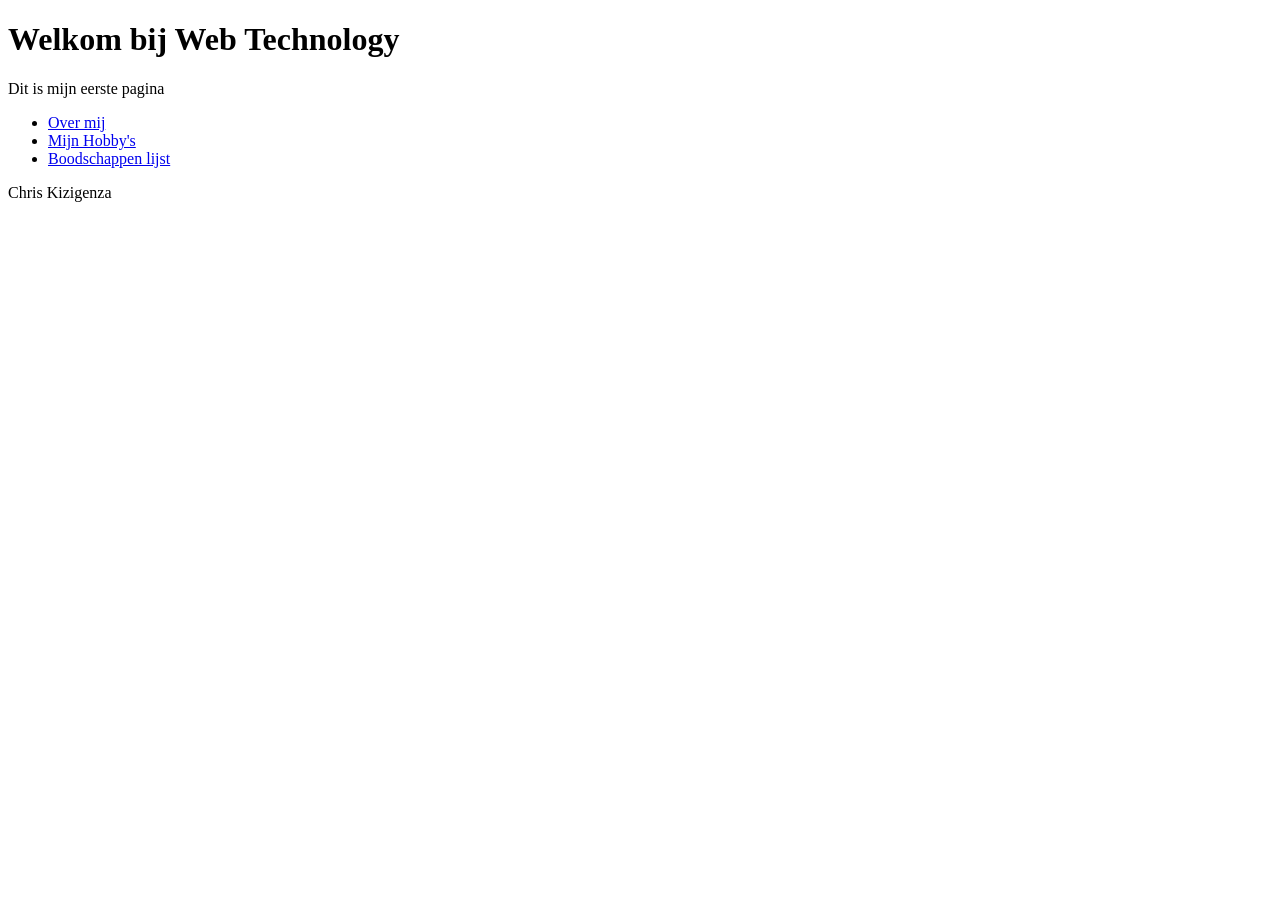
<file: labo-01/index.html>
<!DOCTYPE html>
<html lang="nl">
<head>
    <meta charset="UTF-8">
    <meta name="viewport" content="width=device-width, initial-scale=1.0">
    <title>Mijn eerste pagina</title>
</head>
<body>
    <h1>Welkom bij Web Technology</h1>
    <p>Dit is mijn eerste pagina</p>
    <nav>
        <ul>
            <li><a href="over-mij.html"> Over mij </a></li>
            <li><a href="hobby.html"> Mijn Hobby's </a></li>
            <li><a href="boodschappen.html">Boodschappen lijst</a></li>
        
        </ul>
    </nav>
<footer>
    <p>Chris Kizigenza</p>
</footer>
</body>
</html>
</file>
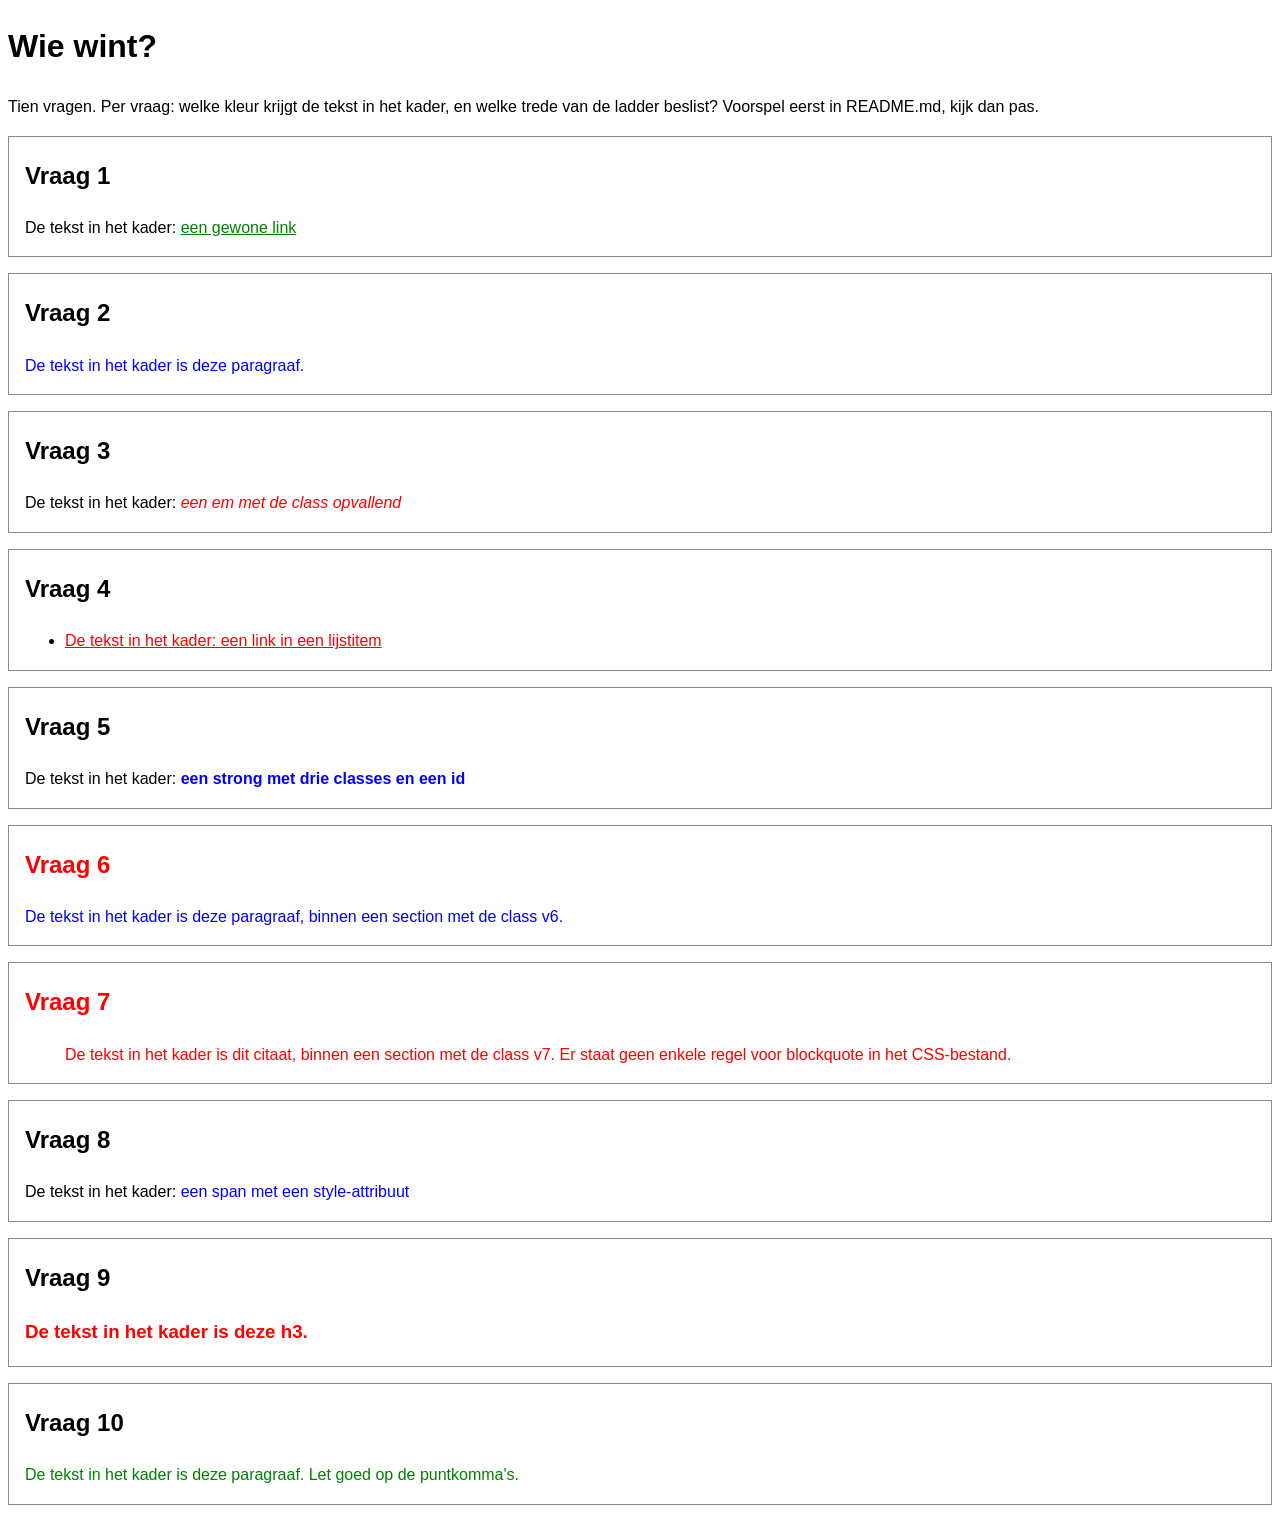
<file: labo-02/cascade/index.html>
<!-- index.html - oefening 3: voorspel, dan kijk. Wijzig dit bestand niet. -->
<!doctype html>
<html lang="nl">
  <head>
    <meta charset="utf-8">
    <meta name="viewport" content="width=device-width, initial-scale=1">
    <title>Wie wint? Tien vragen over de cascade</title>
    <link rel="stylesheet" href="css/stijl.css">
  </head>
  <body>
    <h1>Wie wint?</h1>
    <p>Tien vragen. Per vraag: welke kleur krijgt de tekst in het kader, en welke trede van de ladder beslist? Voorspel eerst in README.md, kijk dan pas.</p>

    <section class="vraag v1">
      <h2>Vraag 1</h2>
      <p>De tekst in het kader: <a href="#">een gewone link</a></p>
    </section>

    <section class="vraag v2">
      <h2>Vraag 2</h2>
      <p class="v2-tekst">De tekst in het kader is deze paragraaf.</p>
    </section>

    <section class="vraag v3">
      <h2>Vraag 3</h2>
      <p>De tekst in het kader: <em class="opvallend">een em met de class opvallend</em></p>
    </section>

    <section class="vraag v4">
      <h2>Vraag 4</h2>
      <ul>
        <li><a href="#">De tekst in het kader: een link in een lijstitem</a></li>
      </ul>
    </section>

    <section class="vraag v5">
      <h2>Vraag 5</h2>
      <p>De tekst in het kader: <strong class="een twee drie" id="v5-tekst">een strong met drie classes en een id</strong></p>
    </section>

    <section class="vraag v6">
      <h2>Vraag 6</h2>
      <p class="v6-tekst">De tekst in het kader is deze paragraaf, binnen een section met de class v6.</p>
    </section>

    <section class="vraag v7">
      <h2>Vraag 7</h2>
      <blockquote>De tekst in het kader is dit citaat, binnen een section met de class v7. Er staat geen enkele regel voor blockquote in het CSS-bestand.</blockquote>
    </section>

    <section class="vraag v8">
      <h2>Vraag 8</h2>
      <p>De tekst in het kader: <span class="v8-tekst" style="color: blue">een span met een style-attribuut</span></p>
    </section>

    <section class="vraag v9">
      <h2>Vraag 9</h2>
      <h3 class="v9-tekst">De tekst in het kader is deze h3.</h3>
    </section>

    <section class="vraag v10">
      <h2>Vraag 10</h2>
      <p class="v10-tekst">De tekst in het kader is deze paragraaf. Let goed op de puntkomma's.</p>
    </section>
  </body>
</html>
</file>
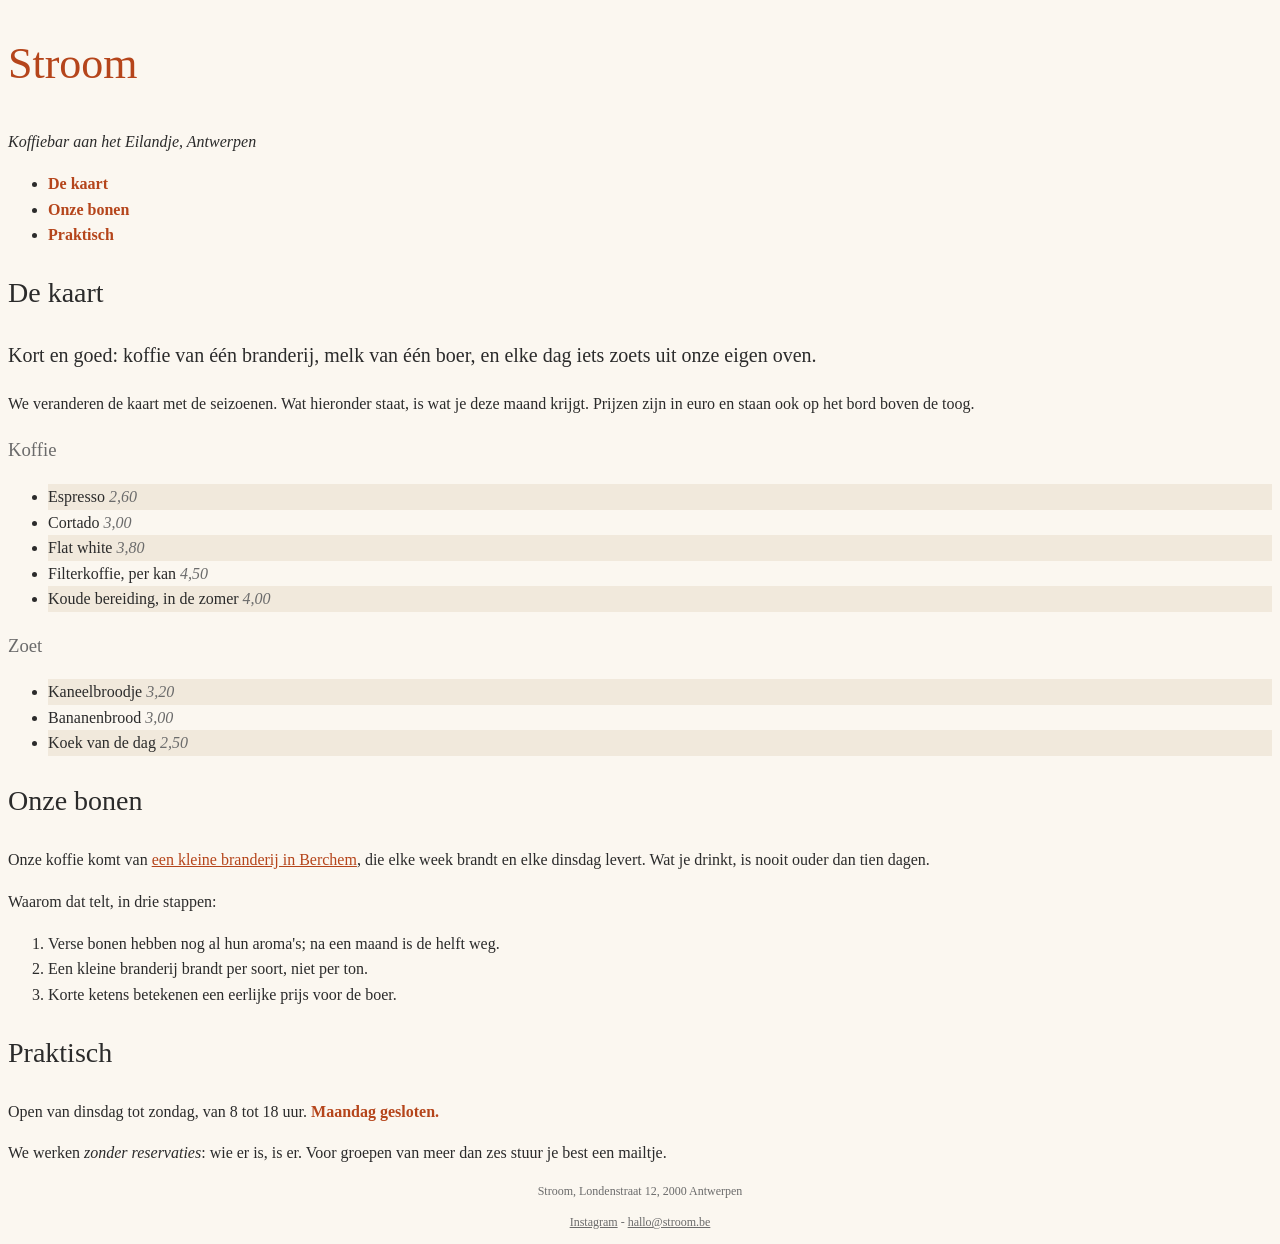
<file: labo-02/nabouw/index.html>
<!-- index.html - nabouw labo 2. Dit bestand mag je NIET wijzigen: geen class erbij, geen element verplaatst, geen style-attribuut. Jij schrijft css/stijl.css. -->
<!--
  Wat het screenshot niet kan tonen (hover en focus):
  - links in de navigatie: accentkleur, vet, geen onderstreping;
    bij hover en focus: inktkleur en onderstreept
  - links in main: accentkleur, onderstreept;
    bij hover en focus: papierkleur op een achtergrond in de accentkleur
  - links in de footer: gedempte kleur; bij hover en focus: accentkleur
-->
<!doctype html>
<html lang="nl">
  <head>
    <meta charset="utf-8">
    <meta name="viewport" content="width=device-width, initial-scale=1">
    <title>Stroom - koffiebar aan het Eilandje</title>
    <link rel="stylesheet" href="css/stijl.css">
  </head>
  <body>
    <header>
      <h1>Stroom</h1>
      <p class="slogan">Koffiebar aan het Eilandje, Antwerpen</p>
      <nav>
        <ul>
          <li><a href="#kaart">De kaart</a></li>
          <li><a href="#bonen">Onze bonen</a></li>
          <li><a href="#praktisch">Praktisch</a></li>
        </ul>
      </nav>
    </header>

    <main>
      <article>
        <h2 id="kaart">De kaart</h2>
        <p class="intro">Kort en goed: koffie van één branderij, melk van één boer, en elke dag iets zoets uit onze eigen oven.</p>
        <p>We veranderen de kaart met de seizoenen. Wat hieronder staat, is wat je deze maand krijgt. Prijzen zijn in euro en staan ook op het bord boven de toog.</p>

        <h3>Koffie</h3>
        <ul class="kaart">
          <li>Espresso <span class="prijs">2,60</span></li>
          <li>Cortado <span class="prijs">3,00</span></li>
          <li>Flat white <span class="prijs">3,80</span></li>
          <li>Filterkoffie, per kan <span class="prijs">4,50</span></li>
          <li>Koude bereiding, in de zomer <span class="prijs">4,00</span></li>
        </ul>

        <h3>Zoet</h3>
        <ul class="kaart">
          <li>Kaneelbroodje <span class="prijs">3,20</span></li>
          <li>Bananenbrood <span class="prijs">3,00</span></li>
          <li>Koek van de dag <span class="prijs">2,50</span></li>
        </ul>

        <h2 id="bonen">Onze bonen</h2>
        <p>Onze koffie komt van <a href="https://www.example.be">een kleine branderij in Berchem</a>, die elke week brandt en elke dinsdag levert. Wat je drinkt, is nooit ouder dan tien dagen.</p>
        <p>Waarom dat telt, in drie stappen:</p>
        <ol>
          <li>Verse bonen hebben nog al hun aroma's; na een maand is de helft weg.</li>
          <li>Een kleine branderij brandt per soort, niet per ton.</li>
          <li>Korte ketens betekenen een eerlijke prijs voor de boer.</li>
        </ol>

        <h2 id="praktisch">Praktisch</h2>
        <p>Open van dinsdag tot zondag, van 8 tot 18 uur. <strong>Maandag gesloten.</strong></p>
        <p>We werken <em>zonder reservaties</em>: wie er is, is er. Voor groepen van meer dan zes stuur je best een mailtje.</p>
      </article>
    </main>

    <footer>
      <p>Stroom, Londenstraat 12, 2000 Antwerpen</p>
      <p><a href="https://www.instagram.com">Instagram</a> - <a href="mailto:hallo@stroom.be">hallo@stroom.be</a></p>
    </footer>
  </body>
</html>
</file>
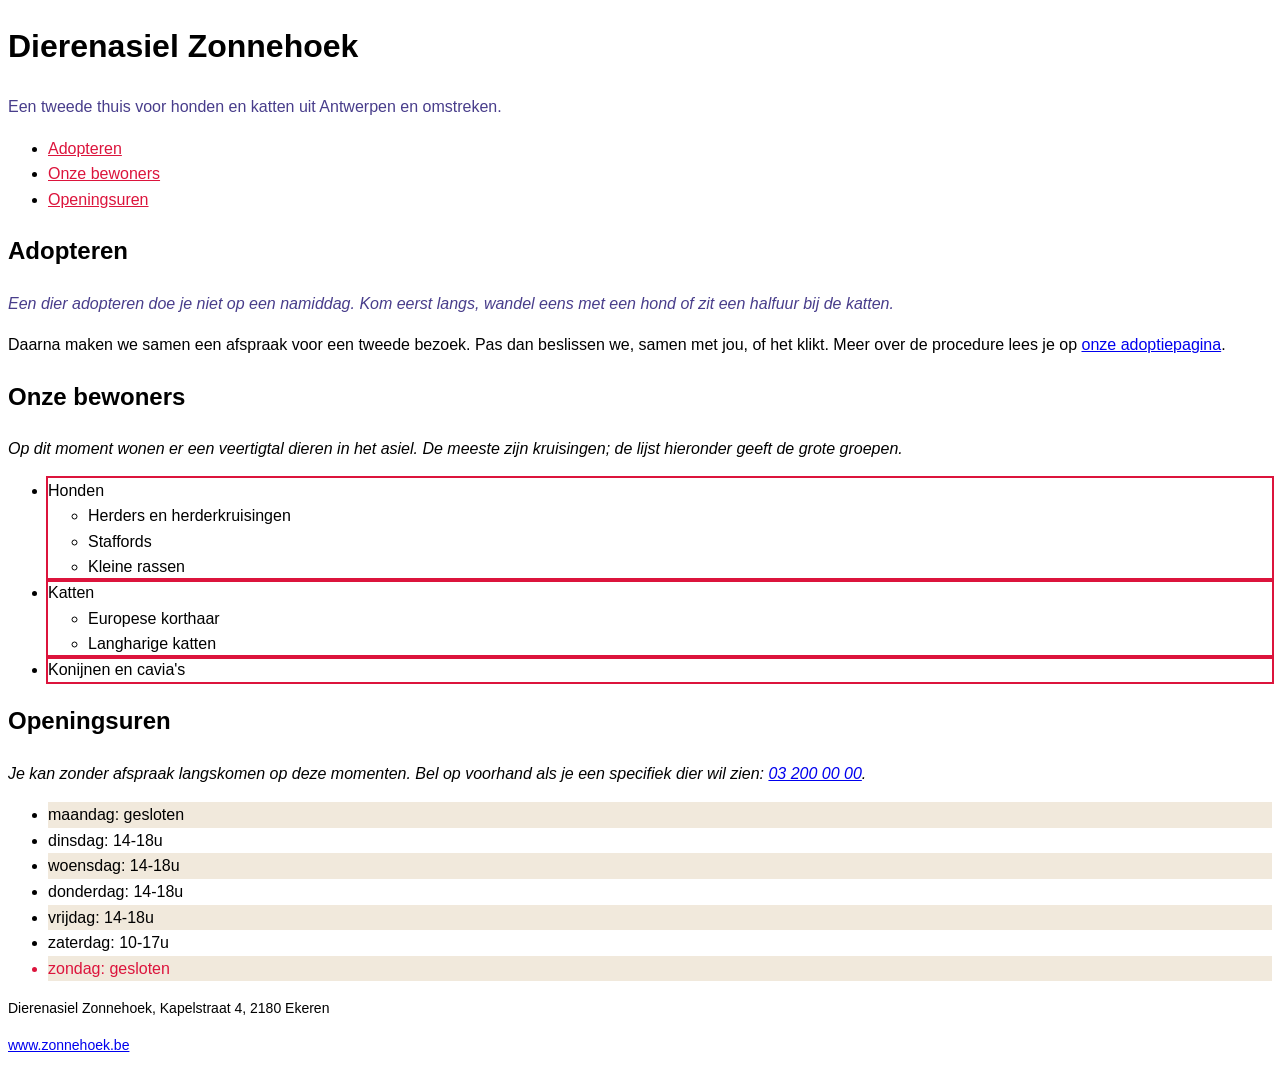
<file: labo-02/selectors/index.html>
<!-- index.html - oefening 2: selectors. Wijzig dit bestand niet; alles wat je nodig hebt, staat erin. -->
<!doctype html>
<html lang="nl">
  <head>
    <meta charset="utf-8">
    <meta name="viewport" content="width=device-width, initial-scale=1">
    <title>Dierenasiel Zonnehoek</title>
    <link rel="stylesheet" href="css/stijl.css">
  </head>
  <body>
    <header>
      <h1>Dierenasiel Zonnehoek</h1>
      <p class="slogan">Een tweede thuis voor honden en katten uit Antwerpen en omstreken.</p>
      <nav>
        <ul>
          <li><a href="#adopteren">Adopteren</a></li>
          <li><a href="#rassen">Onze bewoners</a></li>
          <li><a href="#uren">Openingsuren</a></li>
        </ul>
      </nav>
    </header>

    <main>
      <article>
        <h2 id="adopteren">Adopteren</h2>
        <p class="intro">Een dier adopteren doe je niet op een namiddag. Kom eerst langs, wandel eens met een hond of zit een halfuur bij de katten.</p>
        <p>Daarna maken we samen een afspraak voor een tweede bezoek. Pas dan beslissen we, samen met jou, of het klikt. Meer over de procedure lees je op <a href="https://www.zonnehoek.be/adoptie">onze adoptiepagina</a>.</p>

        <h2 id="rassen">Onze bewoners</h2>
        <p>Op dit moment wonen er een veertigtal dieren in het asiel. De meeste zijn kruisingen; de lijst hieronder geeft de grote groepen.</p>
        <ul class="rassen">
          <li>Honden
            <ul>
              <li>Herders en herderkruisingen</li>
              <li>Staffords</li>
              <li>Kleine rassen</li>
            </ul>
          </li>
          <li>Katten
            <ul>
              <li>Europese korthaar</li>
              <li>Langharige katten</li>
            </ul>
          </li>
          <li>Konijnen en cavia's</li>
        </ul>

        <h2 id="uren">Openingsuren</h2>
        <p>Je kan zonder afspraak langskomen op deze momenten. Bel op voorhand als je een specifiek dier wil zien: <a href="tel:+3232000000">03 200 00 00</a>.</p>
        <ul class="uren">
          <li>maandag: gesloten</li>
          <li>dinsdag: 14-18u</li>
          <li>woensdag: 14-18u</li>
          <li>donderdag: 14-18u</li>
          <li>vrijdag: 14-18u</li>
          <li>zaterdag: 10-17u</li>
          <li>zondag: gesloten</li>
        </ul>
      </article>
    </main>

    <footer>
      <p>Dierenasiel Zonnehoek, Kapelstraat 4, 2180 Ekeren</p>
      <p><a href="https://www.zonnehoek.be">www.zonnehoek.be</a></p>
    </footer>
  </body>
</html>
</file>
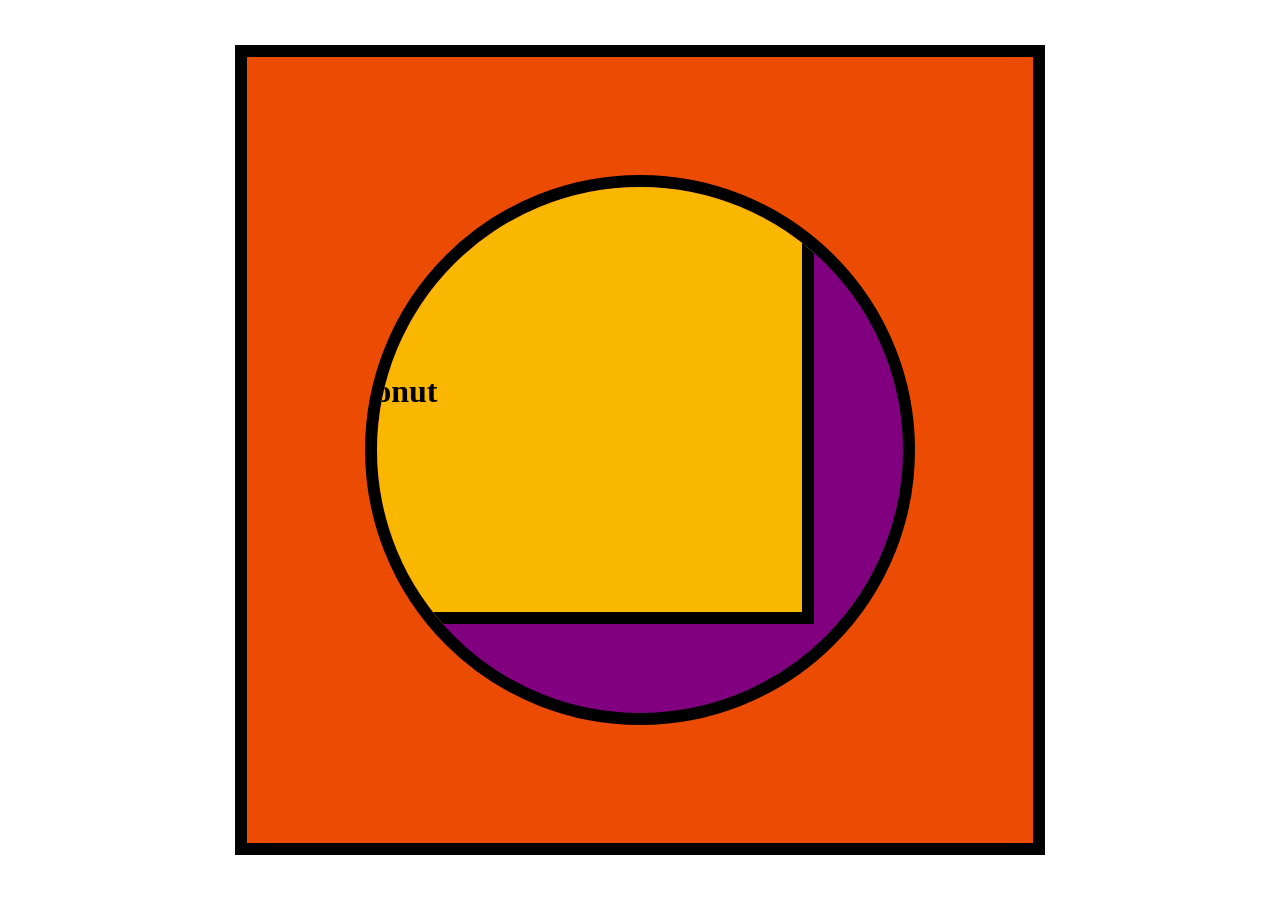
<file: labo-03/donut/index.html>
<!doctype html>
<html lang="en">
<head>
  <meta charset="utf-8">
  <meta name="viewport" content="width=device-width, initial-scale=1">
  <title>Labo 3 - Donut</title>
  <link rel="stylesheet" href="css/reset.css">
  <link rel="stylesheet" href="css/stijl.css">
</head>
<body>
  <!-- Do not change this file. Write your CSS in css/stijl.css. -->
  <main>
    <div>
      <h1>Donut</h1>
    </div>
  </main>
</body>
</html>
</file>
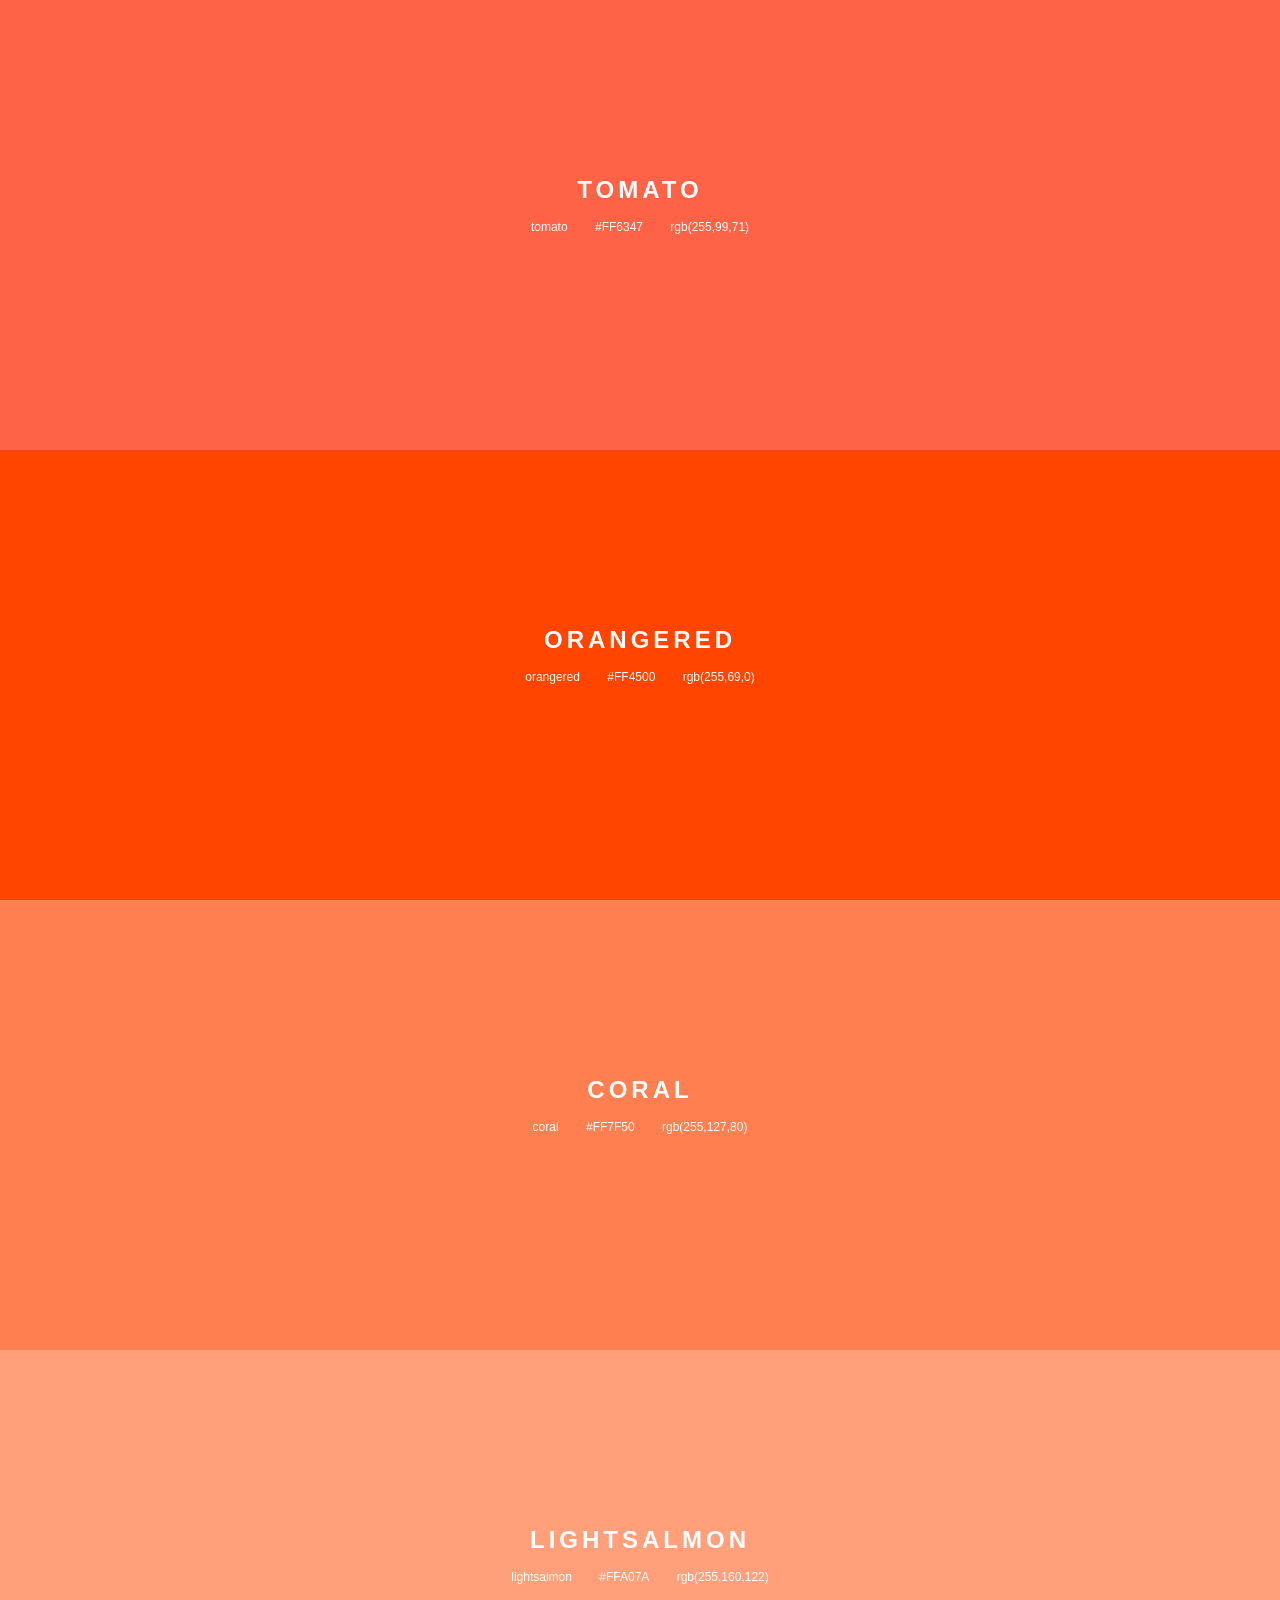
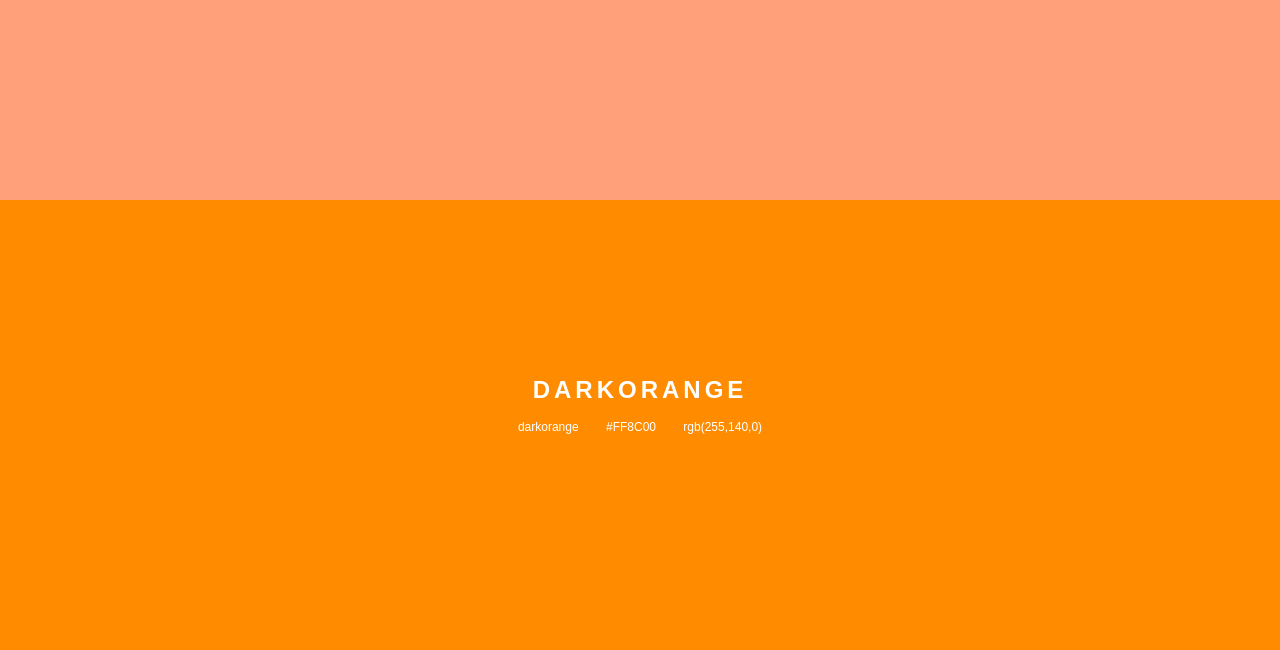
<file: labo-03/kleuren/index.html>
<!doctype html>
<html lang="en">
<head>
  <meta charset="utf-8">
  <meta name="viewport" content="width=device-width, initial-scale=1">
  <title>Labo 3 - Kleurenstalen</title>
  <link rel="stylesheet" href="css/reset.css">
  <link rel="stylesheet" href="css/stijl.css">
</head>
<body>
  <!-- Do not change this file. Write your CSS in css/stijl.css. -->
  <ul>
    <li class="tomato">
      <h2>TOMATO</h2>
      <p class="codes"><span>tomato</span> <span>#FF6347</span> <span>rgb(255,99,71)</span></p>
    </li>
    <li class="orangered">
      <h2>ORANGERED</h2>
      <p class="codes"><span>orangered</span> <span>#FF4500</span> <span>rgb(255,69,0)</span></p>
    </li>
    <li class="coral">
      <h2>CORAL</h2>
      <p class="codes"><span>coral</span> <span>#FF7F50</span> <span>rgb(255,127,80)</span></p>
    </li>
    <li class="lightsalmon">
      <h2>LIGHTSALMON</h2>
      <p class="codes"><span>lightsalmon</span> <span>#FFA07A</span> <span>rgb(255,160,122)</span></p>
    </li>
    <li class="darkorange">
      <h2>DARKORANGE</h2>
      <p class="codes"><span>darkorange</span> <span>#FF8C00</span> <span>rgb(255,140,0)</span></p>
    </li>
  </ul>
</body>
</html>
</file>
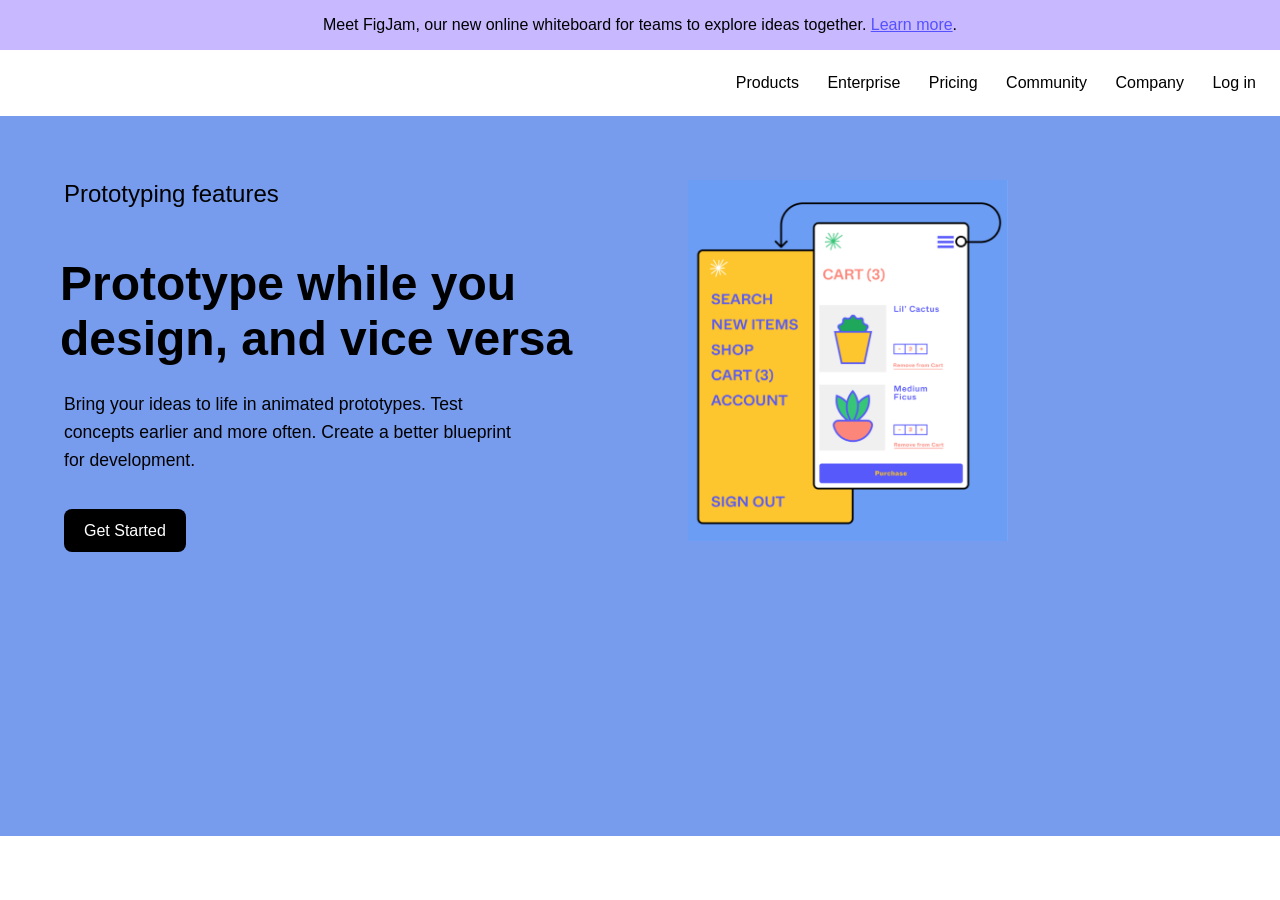
<file: labo-03/landing/index.html>
<!doctype html>
<html lang="en">
<head>
  <meta charset="utf-8">
  <meta name="viewport" content="width=device-width, initial-scale=1">
  <title>Labo 3 - Landingspagina</title>
  <link rel="stylesheet" href="css/reset.css">
  <link rel="stylesheet" href="css/stijl.css">
</head>
<body>
  <!-- Do not change this file. Write your CSS in css/stijl.css.
       Not visible in the screenshot: on :hover and :focus the links in the
       banner and in the navigation get an underline, and the button turns
       dark grey (#333333) instead of black. -->
  <div class="banner">
    <p>Meet FigJam, our new online whiteboard for teams to explore ideas together. <a href="#">Learn more</a>.</p>
  </div>
  <header>
    <nav>
      <ul>
        <li><a href="#">Products</a></li>
        <li><a href="#">Enterprise</a></li>
        <li><a href="#">Pricing</a></li>
        <li><a href="#">Community</a></li>
        <li><a href="#">Company</a></li>
        <li><a href="#">Log in</a></li>
      </ul>
    </nav>
  </header>
  <main>
    <article>
      <p class="bovenkop">Prototyping features</p>
      <h1>Prototype while you design, and vice versa</h1>
      <p>Bring your ideas to life in animated prototypes. Test concepts earlier and more often. Create a better blueprint for development.</p>
      <a href="#" class="knop">Get Started</a>
    </article><!-- no whitespace between these two tags: see syllabus 3.7 --><div class="afbeelding">
      <img src="afbeeldingen/prototype.png" alt="Prototype of a plant shop: a yellow menu panel next to a white cart screen">
    </div>
  </main>
</body>
</html>
</file>
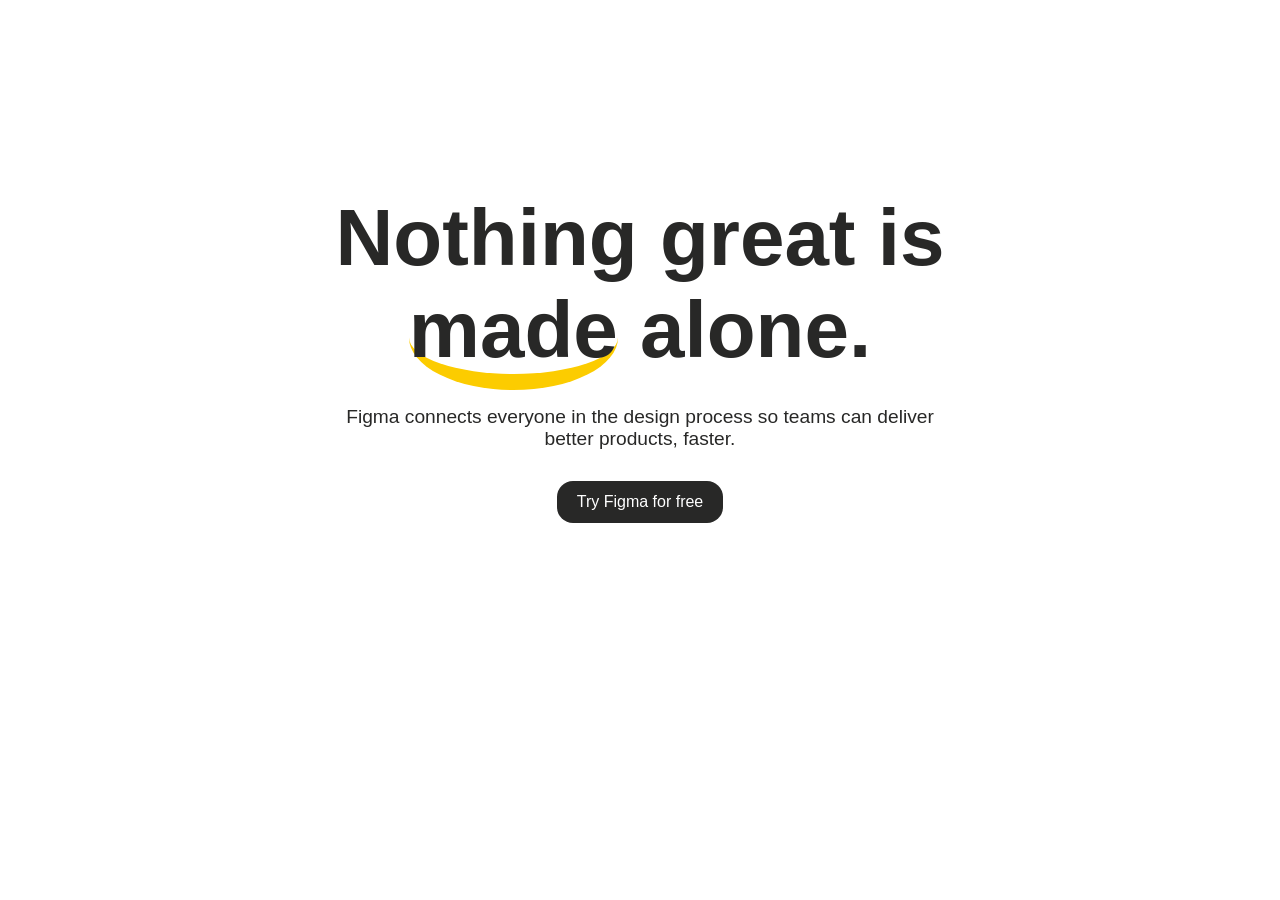
<file: labo-03/slogan/index.html>
<!doctype html>
<html lang="en">
<head>
  <meta charset="utf-8">
  <meta name="viewport" content="width=device-width, initial-scale=1">
  <title>Labo 3 - Slogan</title>
  <link rel="stylesheet" href="css/reset.css">
  <link rel="stylesheet" href="css/stijl.css">
</head>
<body>
  <!-- Do not change this file. Write your CSS in css/stijl.css.
       Not visible in the screenshot: on :hover and :focus the button turns
       dark grey (#333333) instead of black. -->
  <h2>Nothing great is <span>made</span> alone.</h2>
  <p>Figma connects everyone in the design process so teams can deliver better products, faster.</p>
  <a href="https://www.figma.com">Try Figma for free</a>
</body>
</html>
</file>
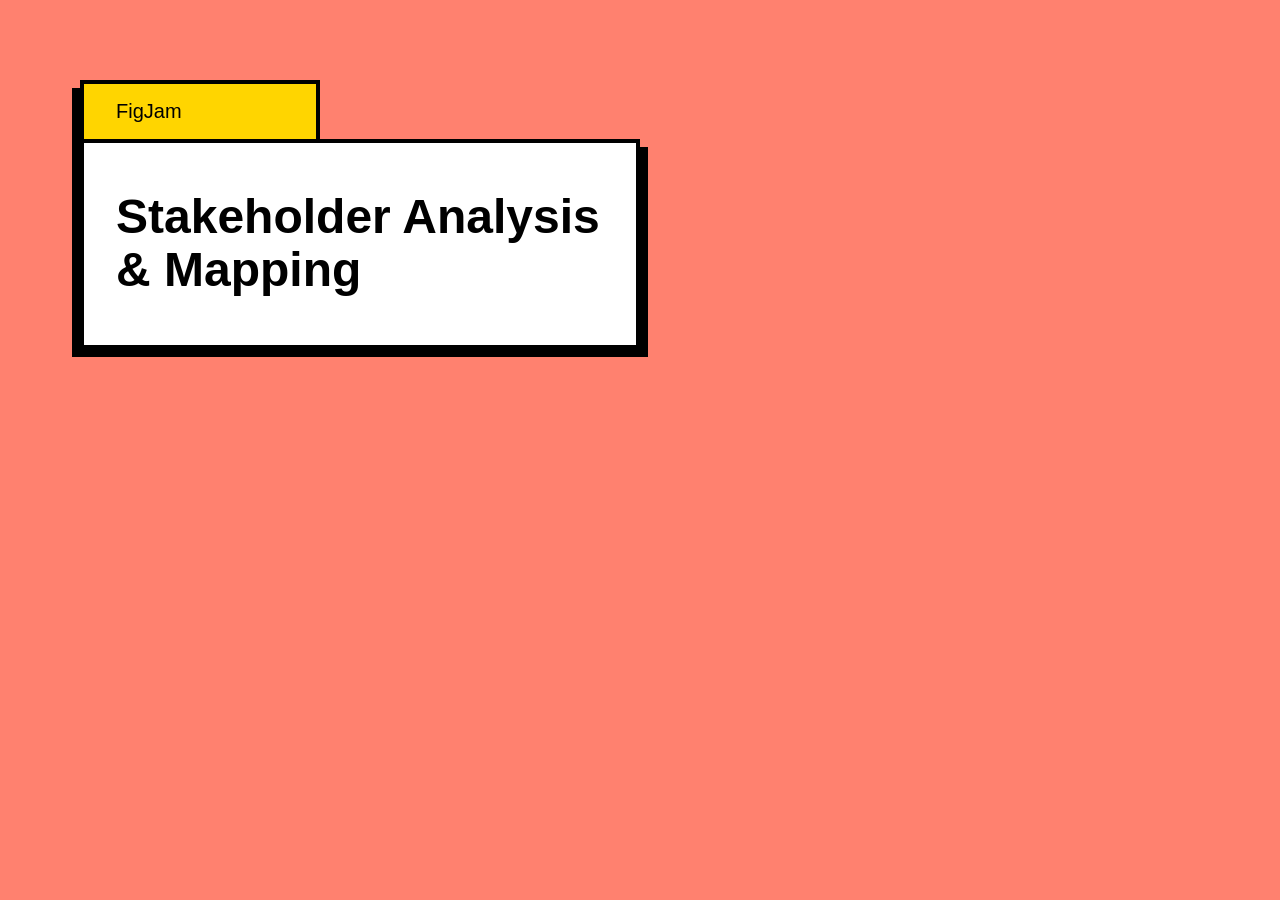
<file: labo-03/tabblad/index.html>
<!doctype html>
<html lang="en">
<head>
  <meta charset="utf-8">
  <meta name="viewport" content="width=device-width, initial-scale=1">
  <title>Labo 3 - Tabblad</title>
  <link rel="stylesheet" href="css/reset.css">
  <link rel="stylesheet" href="css/stijl.css">
</head>
<body>
  <!-- Do not change this file. Write your CSS in css/stijl.css. -->
  <h1>FigJam</h1>
  <h2>Stakeholder Analysis &amp; Mapping</h2>
</body>
</html>
</file>
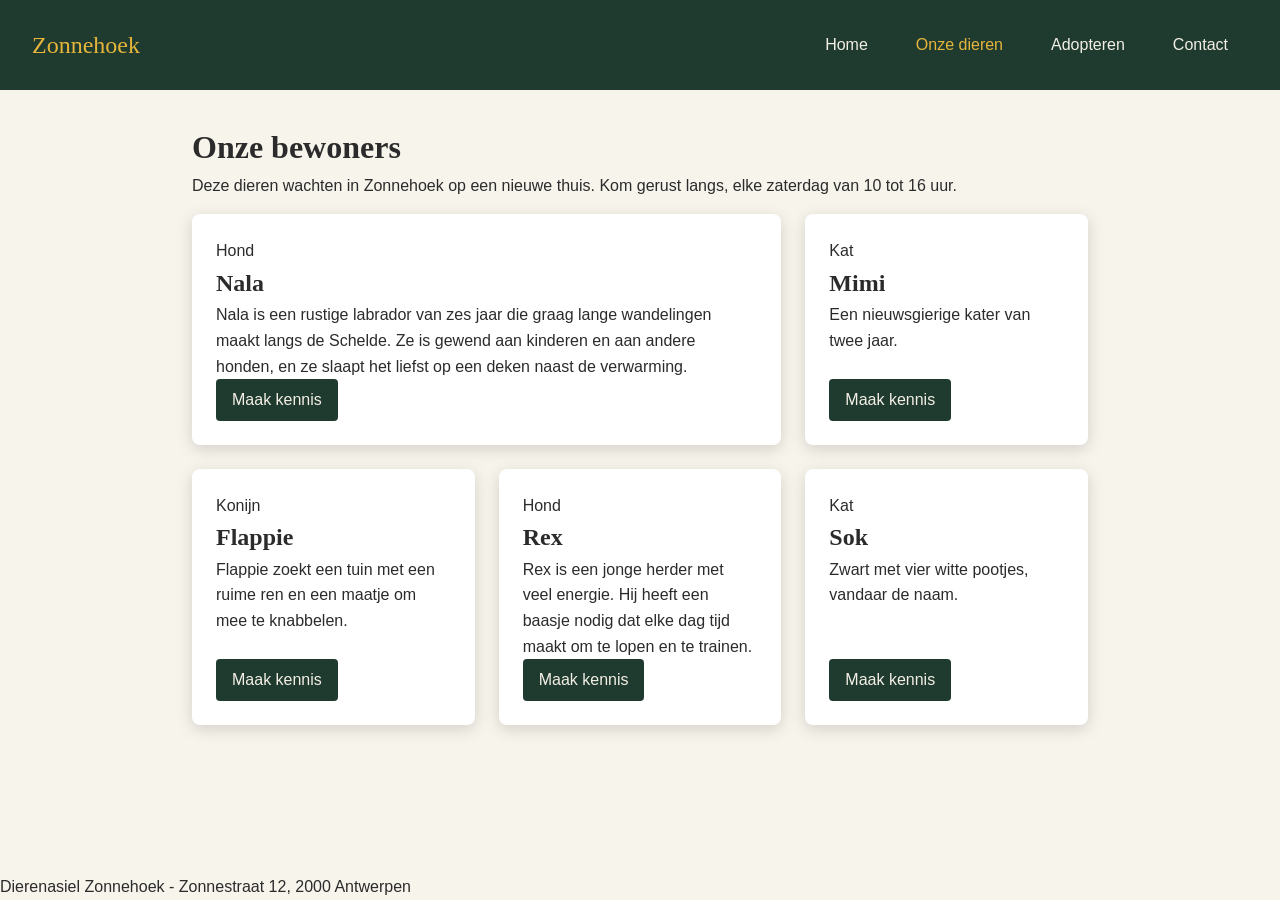
<file: labo-04/dierenasiel/index.html>
<!doctype html>
<html lang="nl">
<head>
  <meta charset="utf-8">
  <meta name="viewport" content="width=device-width, initial-scale=1">
  <title>Labo 4 - Dierenasiel Zonnehoek</title>
  <link rel="stylesheet" href="css/reset.css">
  <link rel="stylesheet" href="css/stijl.css">
</head>
<body>
  <!-- Do not change this file. Write your CSS in css/stijl.css.
       Not visible in the screenshot: on :hover and :focus the links in the
       navigation get an underline, and a button turns dark (#2b2b2b). -->
  <header>
    <a class="logo" href="index.html">Zonnehoek</a>
    <nav>
      <ul>
        <li><a href="index.html">Home</a></li>
        <li><a href="dieren.html" class="actief">Onze dieren</a></li>
        <li><a href="adopteren.html">Adopteren</a></li>
        <li><a href="contact.html">Contact</a></li>
      </ul>
    </nav>
  </header>
  <main>
    <h1>Onze bewoners</h1>
    <p class="intro">Deze dieren wachten in Zonnehoek op een nieuwe thuis. Kom gerust langs, elke zaterdag van 10 tot 16 uur.</p>
    <ul class="kaarten">
      <li class="kaart uitgelicht">
        <p class="soort">Hond</p>
        <h2>Nala</h2>
        <p class="beschrijving">Nala is een rustige labrador van zes jaar die graag lange wandelingen maakt langs de Schelde. Ze is gewend aan kinderen en aan andere honden, en ze slaapt het liefst op een deken naast de verwarming.</p>
        <a class="knop" href="#">Maak kennis</a>
      </li>
      <li class="kaart">
        <p class="soort">Kat</p>
        <h2>Mimi</h2>
        <p class="beschrijving">Een nieuwsgierige kater van twee jaar.</p>
        <a class="knop" href="#">Maak kennis</a>
      </li>
      <li class="kaart">
        <p class="soort">Konijn</p>
        <h2>Flappie</h2>
        <p class="beschrijving">Flappie zoekt een tuin met een ruime ren en een maatje om mee te knabbelen.</p>
        <a class="knop" href="#">Maak kennis</a>
      </li>
      <li class="kaart">
        <p class="soort">Hond</p>
        <h2>Rex</h2>
        <p class="beschrijving">Rex is een jonge herder met veel energie. Hij heeft een baasje nodig dat elke dag tijd maakt om te lopen en te trainen.</p>
        <a class="knop" href="#">Maak kennis</a>
      </li>
      <li class="kaart">
        <p class="soort">Kat</p>
        <h2>Sok</h2>
        <p class="beschrijving">Zwart met vier witte pootjes, vandaar de naam.</p>
        <a class="knop" href="#">Maak kennis</a>
      </li>
    </ul>
  </main>
  <footer>
    <p>Dierenasiel Zonnehoek - Zonnestraat 12, 2000 Antwerpen</p>
  </footer>
</body>
</html>
</file>
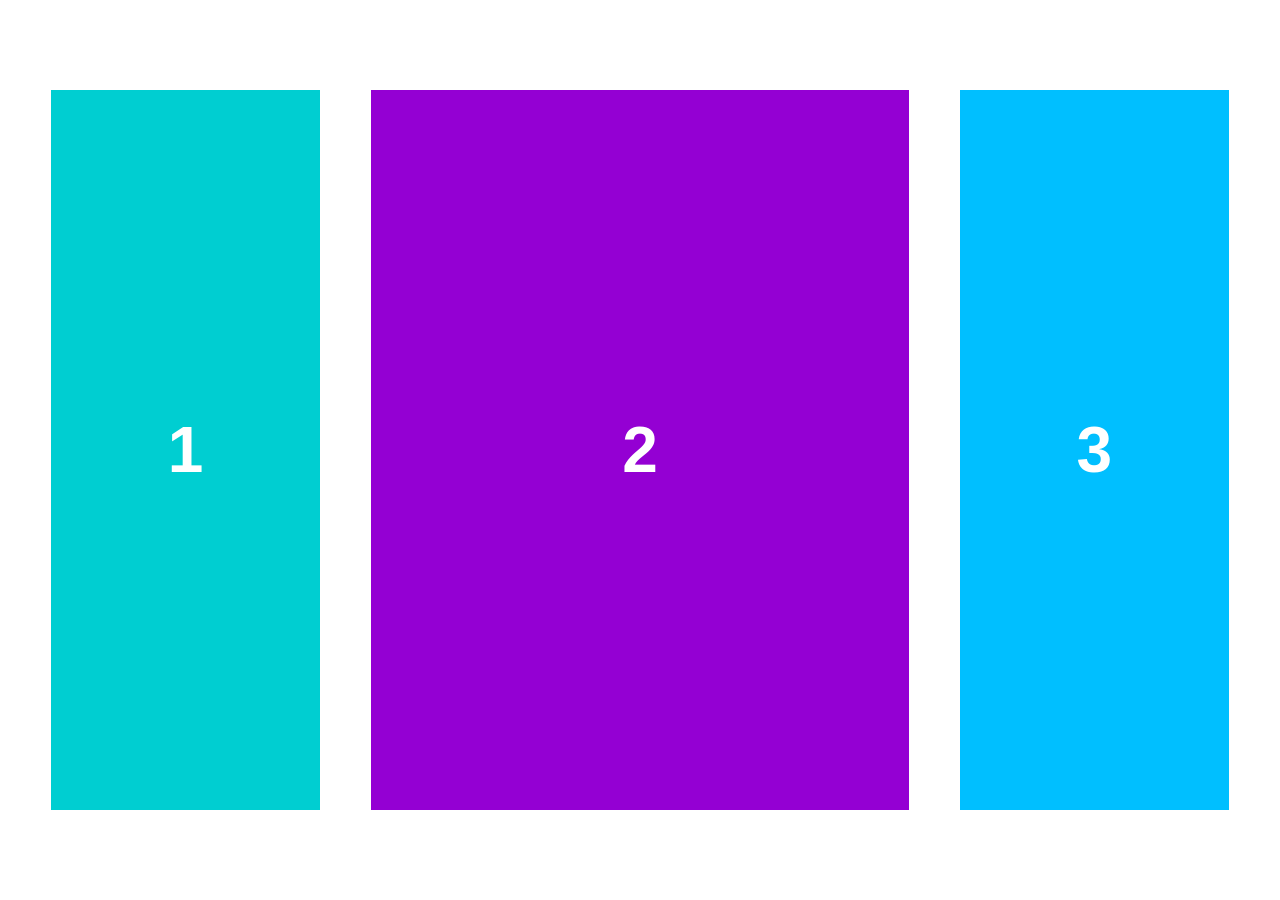
<file: labo-04/kolommen/index.html>
<!doctype html>
<html lang="nl">
<head>
  <meta charset="utf-8">
  <meta name="viewport" content="width=device-width, initial-scale=1">
  <title>Labo 4 - Drie kolommen</title>
  <link rel="stylesheet" href="css/reset.css">
  <link rel="stylesheet" href="css/stijl.css">
</head>
<body>
  <!-- Do not change this file. Write your CSS in css/stijl.css. -->
  <main>
    <div>1</div>
    <div>2</div>
    <div>3</div>
  </main>
</body>
</html>
</file>
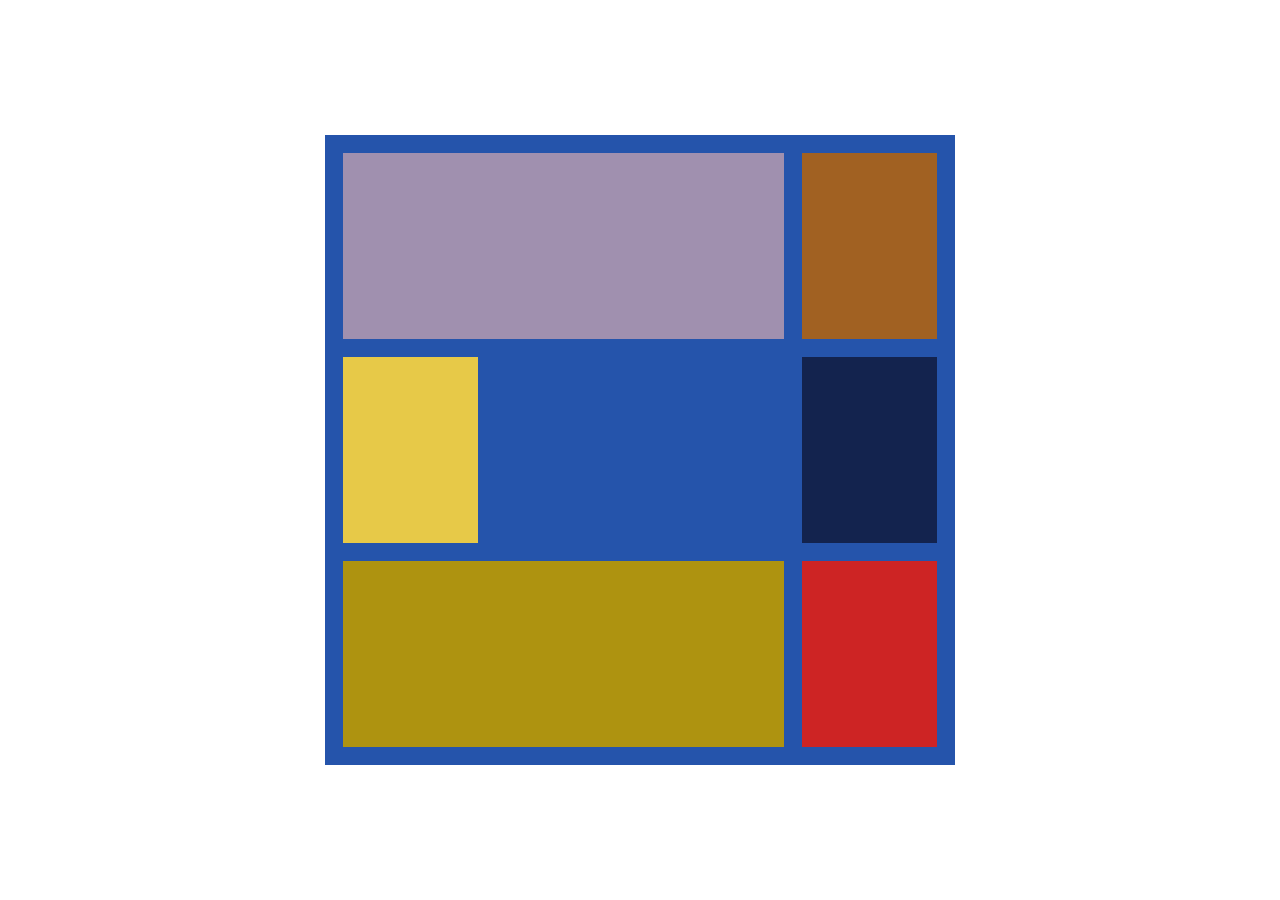
<file: labo-04/mondriaan/index.html>
<!doctype html>
<html lang="nl">
<head>
  <meta charset="utf-8">
  <meta name="viewport" content="width=device-width, initial-scale=1">
  <title>Labo 4 - Mondriaan</title>
  <link rel="stylesheet" href="css/reset.css">
  <link rel="stylesheet" href="css/stijl.css">
</head>
<body>
  <!-- Do not change this file. Write your CSS in css/stijl.css. -->
  <main class="schilderij">
    <div class="lila"></div>
    <div class="bruin"></div>
    <div class="geel"></div>
    <div class="marine"></div>
    <div class="olijf"></div>
    <div class="rood"></div>
  </main>
</body>
</html>
</file>
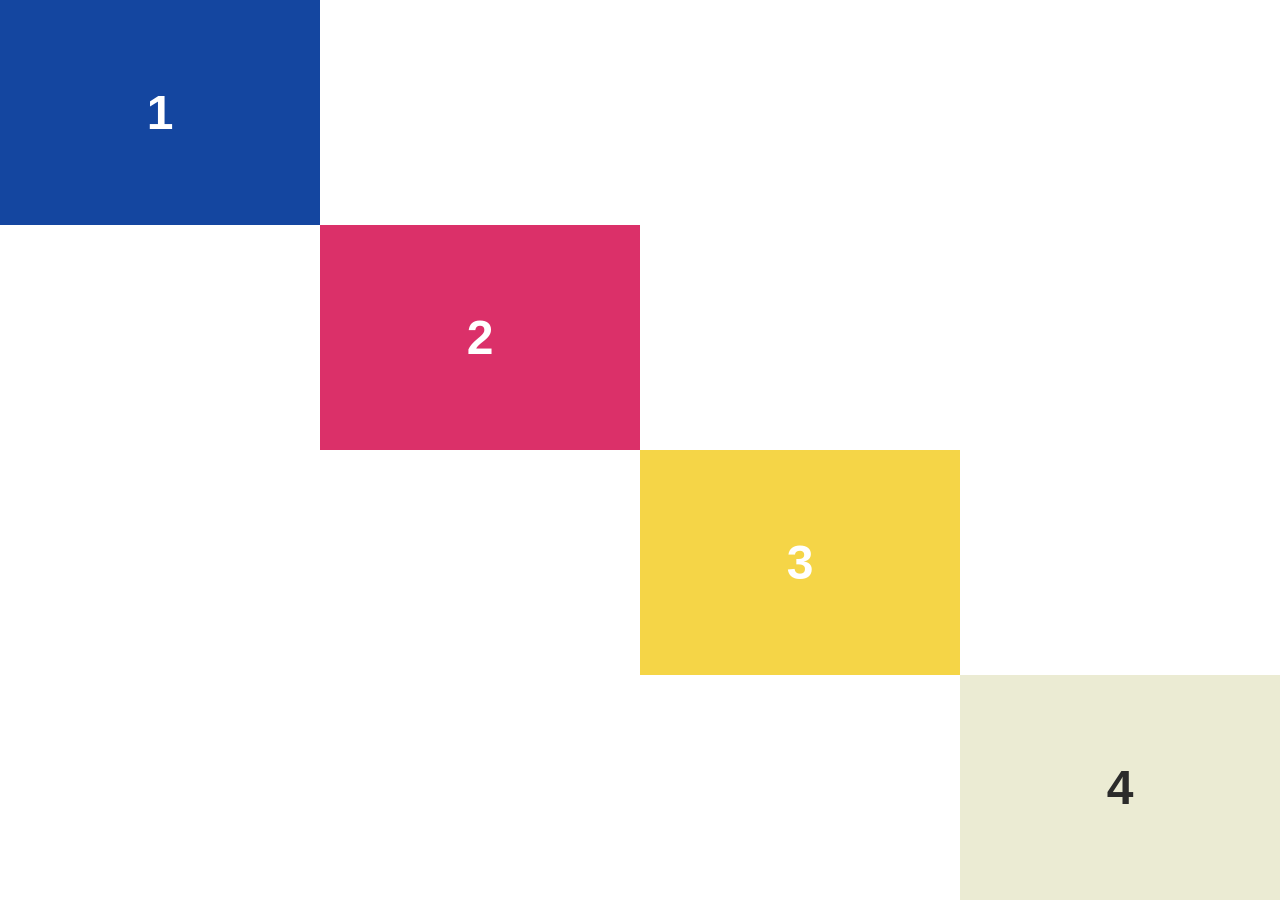
<file: labo-04/trap/index.html>
<!doctype html>
<html lang="nl">
<head>
  <meta charset="utf-8">
  <meta name="viewport" content="width=device-width, initial-scale=1">
  <title>Labo 4 - Trap</title>
  <link rel="stylesheet" href="css/reset.css">
  <link rel="stylesheet" href="css/stijl.css">
</head>
<body>
  <!-- Do not change this file. Write your CSS in css/stijl.css. -->
  <main class="trap">
    <div class="trede">1</div>
    <div class="trede">2</div>
    <div class="trede">3</div>
    <div class="trede">4</div>
  </main>
</body>
</html>
</file>
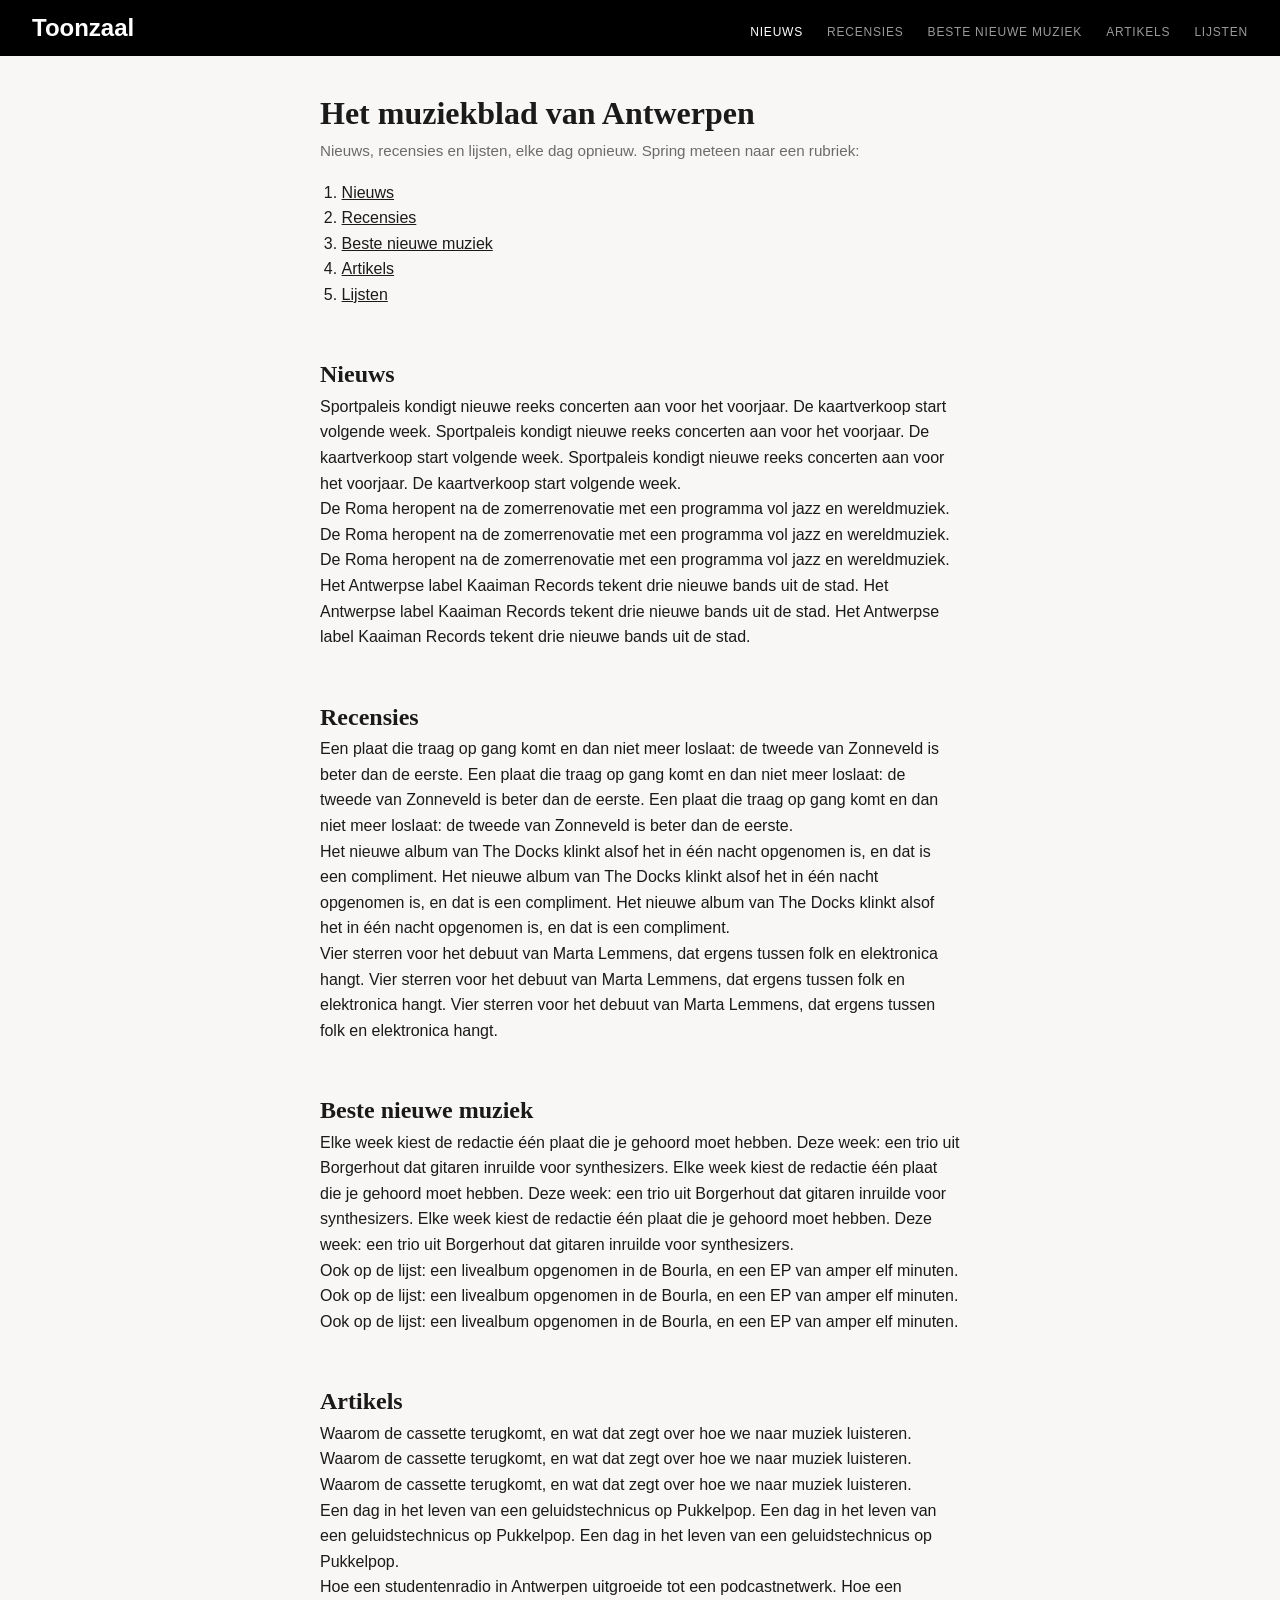
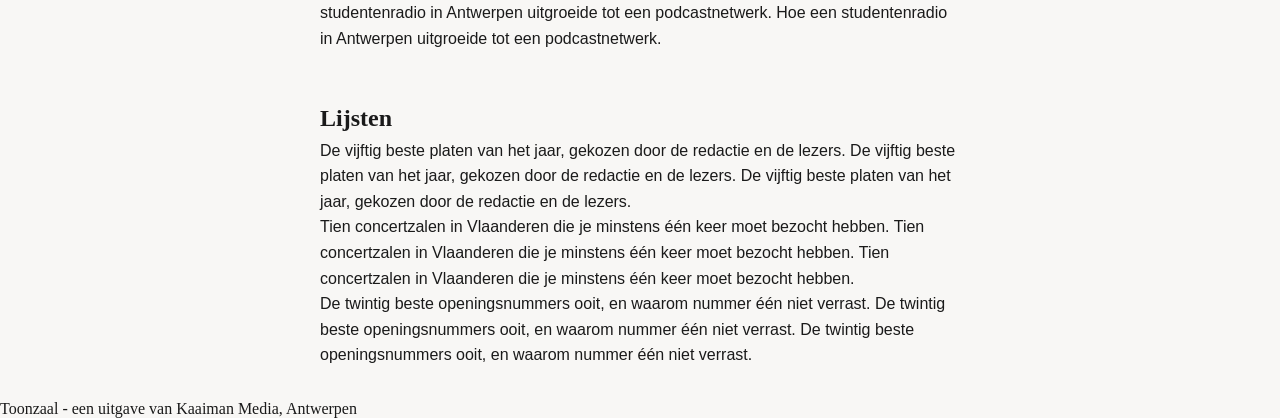
<file: labo-05/balk/index.html>
<!doctype html>
<html lang="nl">
<head>
  <meta charset="utf-8">
  <meta name="viewport" content="width=device-width, initial-scale=1">
  <title>Labo 5 - Toonzaal</title>
  <link rel="stylesheet" href="css/reset.css">
  <link rel="stylesheet" href="css/stijl.css">
</head>
<body>
  <!-- Do not change this file. Write your CSS in css/stijl.css.
       Not visible in the screenshot: on :hover and :focus a link in the bar turns white. -->
  <header>
    <a class="logo" href="index.html">Toonzaal</a>
    <nav>
      <ul>
        <li><a href="#nieuws" class="actief">Nieuws</a></li>
        <li><a href="#recensies">Recensies</a></li>
        <li><a href="#beste">Beste nieuwe muziek</a></li>
        <li><a href="#artikels">Artikels</a></li>
        <li><a href="#lijsten">Lijsten</a></li>
      </ul>
    </nav>
  </header>
  <main>
    <h1>Het muziekblad van Antwerpen</h1>
    <p class="intro">Nieuws, recensies en lijsten, elke dag opnieuw. Spring meteen naar een rubriek:</p>
    <ol class="inhoud">
        <li><a href="#nieuws">Nieuws</a></li>
        <li><a href="#recensies">Recensies</a></li>
        <li><a href="#beste">Beste nieuwe muziek</a></li>
        <li><a href="#artikels">Artikels</a></li>
        <li><a href="#lijsten">Lijsten</a></li>
    </ol>
    <section id="nieuws">
      <h2>Nieuws</h2>
      <p>Sportpaleis kondigt nieuwe reeks concerten aan voor het voorjaar. De kaartverkoop start volgende week. Sportpaleis kondigt nieuwe reeks concerten aan voor het voorjaar. De kaartverkoop start volgende week. Sportpaleis kondigt nieuwe reeks concerten aan voor het voorjaar. De kaartverkoop start volgende week.</p>
      <p>De Roma heropent na de zomerrenovatie met een programma vol jazz en wereldmuziek. De Roma heropent na de zomerrenovatie met een programma vol jazz en wereldmuziek. De Roma heropent na de zomerrenovatie met een programma vol jazz en wereldmuziek.</p>
      <p>Het Antwerpse label Kaaiman Records tekent drie nieuwe bands uit de stad. Het Antwerpse label Kaaiman Records tekent drie nieuwe bands uit de stad. Het Antwerpse label Kaaiman Records tekent drie nieuwe bands uit de stad.</p>
    </section>
    <section id="recensies">
      <h2>Recensies</h2>
      <p>Een plaat die traag op gang komt en dan niet meer loslaat: de tweede van Zonneveld is beter dan de eerste. Een plaat die traag op gang komt en dan niet meer loslaat: de tweede van Zonneveld is beter dan de eerste. Een plaat die traag op gang komt en dan niet meer loslaat: de tweede van Zonneveld is beter dan de eerste.</p>
      <p>Het nieuwe album van The Docks klinkt alsof het in één nacht opgenomen is, en dat is een compliment. Het nieuwe album van The Docks klinkt alsof het in één nacht opgenomen is, en dat is een compliment. Het nieuwe album van The Docks klinkt alsof het in één nacht opgenomen is, en dat is een compliment.</p>
      <p>Vier sterren voor het debuut van Marta Lemmens, dat ergens tussen folk en elektronica hangt. Vier sterren voor het debuut van Marta Lemmens, dat ergens tussen folk en elektronica hangt. Vier sterren voor het debuut van Marta Lemmens, dat ergens tussen folk en elektronica hangt.</p>
    </section>
    <section id="beste">
      <h2>Beste nieuwe muziek</h2>
      <p>Elke week kiest de redactie één plaat die je gehoord moet hebben. Deze week: een trio uit Borgerhout dat gitaren inruilde voor synthesizers. Elke week kiest de redactie één plaat die je gehoord moet hebben. Deze week: een trio uit Borgerhout dat gitaren inruilde voor synthesizers. Elke week kiest de redactie één plaat die je gehoord moet hebben. Deze week: een trio uit Borgerhout dat gitaren inruilde voor synthesizers.</p>
      <p>Ook op de lijst: een livealbum opgenomen in de Bourla, en een EP van amper elf minuten. Ook op de lijst: een livealbum opgenomen in de Bourla, en een EP van amper elf minuten. Ook op de lijst: een livealbum opgenomen in de Bourla, en een EP van amper elf minuten.</p>
    </section>
    <section id="artikels">
      <h2>Artikels</h2>
      <p>Waarom de cassette terugkomt, en wat dat zegt over hoe we naar muziek luisteren. Waarom de cassette terugkomt, en wat dat zegt over hoe we naar muziek luisteren. Waarom de cassette terugkomt, en wat dat zegt over hoe we naar muziek luisteren.</p>
      <p>Een dag in het leven van een geluidstechnicus op Pukkelpop. Een dag in het leven van een geluidstechnicus op Pukkelpop. Een dag in het leven van een geluidstechnicus op Pukkelpop.</p>
      <p>Hoe een studentenradio in Antwerpen uitgroeide tot een podcastnetwerk. Hoe een studentenradio in Antwerpen uitgroeide tot een podcastnetwerk. Hoe een studentenradio in Antwerpen uitgroeide tot een podcastnetwerk.</p>
    </section>
    <section id="lijsten">
      <h2>Lijsten</h2>
      <p>De vijftig beste platen van het jaar, gekozen door de redactie en de lezers. De vijftig beste platen van het jaar, gekozen door de redactie en de lezers. De vijftig beste platen van het jaar, gekozen door de redactie en de lezers.</p>
      <p>Tien concertzalen in Vlaanderen die je minstens één keer moet bezocht hebben. Tien concertzalen in Vlaanderen die je minstens één keer moet bezocht hebben. Tien concertzalen in Vlaanderen die je minstens één keer moet bezocht hebben.</p>
      <p>De twintig beste openingsnummers ooit, en waarom nummer één niet verrast. De twintig beste openingsnummers ooit, en waarom nummer één niet verrast. De twintig beste openingsnummers ooit, en waarom nummer één niet verrast.</p>
    </section>
  </main>
  <footer>
    <p>Toonzaal - een uitgave van Kaaiman Media, Antwerpen</p>
  </footer>
</body>
</html>
</file>
<file: labo-02/cascade/css/stijl.css>
/* stijl.css - oefening 3: voorspel, dan kijk. Wijzig dit bestand niet. */

/* Opmaak van de pagina zelf; doet niet mee in de vragen. */
body {
  font-family: Verdana, sans-serif;
  line-height: 1.6;
}

.vraag {
  border: 1px solid #8a8a89;
  padding: 0 1rem;
  margin-bottom: 1rem;
}

/* ---- vraag 1 ---- */
a {
  color: green;
}

/* ---- vraag 2 ---- */
.v2-tekst {
  color: red;
}

.v2-tekst {
  color: blue;
}

/* ---- vraag 3 ---- */
.opvallend {
  color: red;
}

em {
  color: blue;
}

/* ---- vraag 4 ---- */
.v4 > a {
  color: green;
}

.v4 a {
  color: red;
}

/* ---- vraag 5 ---- */
.een.twee.drie {
  color: red;
}

#v5-tekst {
  color: blue;
}

/* ---- vraag 6 ---- */
.v6 {
  color: red;
}

.v6-tekst {
  color: blue;
}

/* ---- vraag 7 ---- */
.v7 {
  color: red;
}

/* ---- vraag 8 ---- */
.v8-tekst {
  color: red;
}

/* ---- vraag 9 ---- */
h3 {
  color: red !important;
}

.v9-tekst {
  color: blue;
}

/* ---- vraag 10 ---- */
.v10-tekst {
  color: green;
  font-size: 1.5rem
  color: blue;
}
</file>
<file: labo-02/nabouw/css/stijl.css>
:root {
    --color-paper: #fbf7f0;
    --color-ink: #2b2b2b;
    --color-muted: #6b6b6b;
    --color-accent: #b5451b; 
    --color-zebra: #f1e9dc; 
    --font-heading: Georgia, serif;
    --font-body: Verdana, serif; 
    --font-size: 1rem;
    --line-height:1.6;

}

body {
    background-color: var(--color-paper);
    color: var(--color-ink);
    font-family: var(--font-body);
    font-size: var(--font-size);
    line-height: var(--line-height);
    
}

 h3 {
    font-family: var(--font-heading);
    font-weight: normal; 
    
}

h1, h2 {
    font-family: var(--font-heading);
    font-size: 1.75rem;
    font-weight: normal; 
}

h1 {
   color: var(--color-accent);
   font-size: 2.75rem;
}

p a{
    color: var(--color-accent);

}

p strong {
    color: var(--color-accent);
}

h3 {
    color: var(--color-muted);
}

.slogan{
    font-style: italic; 
    font-size: var(--font-size);
    
}

nav a {
    color: var(--color-accent);
    font-weight: bold; 
    text-decoration: 0;
}

.intro{
    font-size: 1.25rem;
}

.kaart li:nth-child(odd) {
      background-color: var(--color-zebra);
    
}

.prijs {
    color: var(--color-muted);
    font-style: italic;
}

footer {
    text-align: center; 
    color: var(--color-muted);
    font-size: 0.75rem;
}

footer a {
    color: var(--color-muted);
     
}
</file>
<file: labo-02/selectors/css/stijl.css>
/* stijl.css - oefening 2: selectors schrijven en lezen */

/* Schrijf onder elke opdracht de regel met de selector die precies die
   elementen raakt. Gebruik de declaratie die erbij staat, zodat je in de
   browser meteen ziet wat je raakte. Voeg niets toe aan index.html. */

body {
  font-family: Verdana, sans-serif;
  line-height: 1.6;
}

/* 1. alle links in de navigatie -> color: crimson; */
nav a {
      color: crimson;
}

/* 2. alleen de paragrafen in de footer -> font-size: 0.875rem; */
footer p {
      font-size: 0.875rem;
}


/* 3. alleen de lijstitems van het BUITENSTE niveau in de lijst met de class
      rassen (dus niet de items van de binnenlijsten) -> outline: 2px solid crimson;
      (outline tekent een kader rond precies het element dat je raakte; de
      property zelf komt in hoofdstuk 3) */
.rassen > li {
      outline: 2px solid crimson;
}

      

/* 4. de paragraaf die onmiddellijk na elke h2 komt -> font-style: italic; */
h2 + p {
      font-style: italic;
}


/* 5. elk oneven item in de lijst met openingsuren -> background-color: #f1e9dc; */
.uren li:nth-child(odd) {
      background-color: #f1e9dc;
}

/* 6. het laatste item in de lijst met openingsuren -> color: crimson; */
.uren :last-child{
      color: crimson;
}


/* 7. de slogan en de intro tegelijk, in één regel -> color: darkslateblue; */
.slogan, .intro {
  color: darkslateblue;
}


/* 8. elke link in main wanneer de muis erover gaat OF wanneer ze focus heeft
      -> background-color: yellow; */
main a:hover,
main a:focus {
      background-color: yellow; 
}


/* ---- Lezen: welke elementen raken deze vijf selectors? Schrijf het antwoord
   in één zin per selector in README.md. Verander hier niets. ---- */

/* a. header nav ul li a */ 
/* b. article > p  */
/* c. .uren li:nth-child(3) */
/* d. h2 ~ p */
/* e. .rassen li:first-child  */
</file>
<file: labo-03/donut/css/stijl.css>
/* stijl.css - labo 3, donut (reset.css is linked before this file) */

/* === tokens === */
:root {
    --border: 0.75rem solid black;
}

/* === your rules === */

main {
    background-color: #ec4b03; 
    border: var(--border);
    height: 90vh; 
    width: 90vh; 
    margin: 5vh auto; 
}

div {
  width: 70%;                /* of the parent content width */
  height: 70%;               /* works: the parent has a real height (F3.2) */
  margin: 15%;               /* percentages: always against the parent WIDTH */
  background-color: purple;
  border: var(--border);
  border-radius: 50%;        /* a square becomes a circle */
  overflow: hidden;  
    
}

h1 {
    background-color: #f9b700;
    
    border: var(--border);
      width: 90%;
  height: 90%;
  margin: -7% 0 0 -7%;       /* negative margins shift the box up and left */
  padding-top: 40%; 
      
}
</file>
<file: labo-03/kleuren/css/stijl.css>
/* stijl.css - labo 3, kleurenstalen: modeloplossing */

/* === tokens === */
:root {
  --color-text: #ffffff;
  --font-body: Arial, Helvetica, sans-serif;
  --band-height: 50vh;
}

body {
  font-family: var(--font-body);
  color: var(--color-text);
  text-align: center;
}

/* the user agent stylesheet gives ul an indent and bullets: both off */
ul {
  list-style: none;
  padding-left: 0;
  margin: 0;
}

li {
  height: var(--band-height);
  padding-top: 11rem;
}

h2 {
  font-size: 1.5rem;
  font-weight: 600;
  letter-spacing: 0.25rem;
  margin-bottom: 1rem;
}

.codes {
  font-size: 0.75rem;
}

.codes span {
  margin: 0 0.75rem; /* horizontal margin works on inline boxes (3.6) */
}

.tomato { background-color: tomato; }
.orangered { background-color: orangered; }
.coral { background-color: coral; }
.lightsalmon { background-color: lightsalmon; }
.darkorange { background-color: darkorange; }
</file>
<file: labo-03/landing/css/stijl.css>
/* stijl.css - labo 3, landing (reset.css is linked before this file) */

/* === tokens === */
:root {
    

}

/* === your rules === */

body {
    font-family: arial;

}

div p {
    text-align: center; 
    background-color: #c8b8ff;
    padding: 1em;
}

p a {
    color: #5551ff;
}

ul li {
    display: inline-block; 
     
}

li a {
    text-decoration: none; 
    color: black; 
    padding-right: 1.50rem;
    
    
}

header {
    text-align: right; 
    padding-top: 0.50rem;
    padding-bottom: 0.50rem;
}

main {
    background-color: #779cee;
    min-height: 80vh;
     
}

.bovenkop {
    padding-top: 4rem;
    padding-left: 4rem;
    padding-right: 10rem;
    font-size: 1.5rem;
    
}

article h1 {
    
    padding-left: 3.75rem;
    font-size: 3rem;
}

article p {
    padding-top: 1.5rem;
    padding-left: 4rem;
    padding-right: 7rem;
    padding-bottom: 3rem;
    line-height: 1.75rem;
    font-size: 1.10rem;
}

.knop {
    
    background-color: black;
    margin-left: 4rem;
    text-decoration: none;
    color: white;
    padding-top: 0.80rem;
    padding-bottom: 0.80rem;
    padding-left: 1.25rem;
    padding-right: 1.25rem; 
    border-radius: 0.50rem;
    

}

article, 
.afbeelding {
    display: inline-block;
    width: 50%;
    vertical-align: top; 
}

.afbeelding {
    text-align: right; 
}

.afbeelding img {
    padding-top: 4rem;
    padding-bottom: 2rem;
    padding-right: 5rem;
    padding-left: 3rem;
    width: 70%;
}

a:hover,
a:focus {
    background-color:#333333; 
}
</file>
<file: labo-03/slogan/css/stijl.css>
/* stijl.css - labo 3, slogan (reset.css is linked before this file) */

/* === tokens === */
:root {
    --color-ink: #282827; 
    --font-body: Arial;
    --font-text: #282827;
    --line-color: #fccc00;  
   
}

/* === your rules === */

body {
    max-width: 40rem; 
    text-align: center; 
    font-family: var(--font-body);
    margin: 0 auto; 
    color: var(--color-ink);
    padding-top: 12rem; 
    
    
}

h2 {
    font-size: 5rem;
    margin-bottom: 1.9rem; 
}

h2 span {
    border-bottom: 1rem solid var(--line-color);
    border-radius: 50%; 
}

p {
    font-size: 1.20rem;
    margin-bottom: 1.9rem;  
}

a {
    text-decoration: none; 
    color: white; 
    background-color: var(--color-ink);
    padding: 0.75rem 1.25rem; 
    border-radius: 1rem;
    display: inline-block;  
}

a:hover,
a:focus {
    background-color: #333333;
}
</file>
<file: labo-03/tabblad/css/stijl.css>
/* stijl.css - labo 3, tabblad: modeloplossing; reset.css is linked before this file */

/* === tokens === */
:root {
  --color-paper: #ff816f;
  --color-tab: #ffd500;
  --color-card: #ffffff;
  --color-ink: #000000;
  --font-body: Arial, Helvetica, sans-serif;
  --line: 0.25rem solid var(--color-ink);
}

body {
  background-color: var(--color-paper);
  font-family: var(--font-body);
  color: var(--color-ink);
  padding: 5rem;
}

h1 {
  width: 15rem;              /* border-box: the visual width, padding and border included */
  background-color: var(--color-tab);
  border: var(--line);
  border-bottom: 0;          /* the open side makes it sit on the card */
  padding: 1rem 2rem;
  font-size: 1.25rem;
  font-weight: normal;
  box-shadow: -0.5rem 0.5rem var(--color-ink); /* no blur: a hard shadow */
}

h2 {
  width: 35rem;
  background-color: var(--color-card);
  border: var(--line);
  padding: 3rem 2rem;
  font-size: 3rem;
  font-weight: 900;
  line-height: 1.1;
  box-shadow: 0.5rem 0.5rem var(--color-ink), -0.5rem 0.5rem var(--color-ink);
}
</file>
<file: labo-04/dierenasiel/css/stijl.css>
/* stijl.css - labo 4, dierenasiel (reset.css is linked before this file) */

/* === tokens === */
:root {

}

/* === your rules === */

/* stijl.css - labo 4, dierenasiel (reset.css is linked before this file) */

/* === tokens === */
:root {
    
}

/* === your rules === */

header {
    padding: 1rem 2rem; 
    background-color: #1f3a2e; 
    color: #f3efe6; 
    font-family: Verdana, Geneva, Tahoma, sans-serif; 
    display: flex; 
    justify-content: space-between; 
    align-items: center; 
    
}

.logo {
    color: #e6b53c; 
    font-size: 1.5rem; 
    font-family: Georgia, 'Times New Roman', Times, serif; 
}

ul {
    display: flex;
    gap: 0.5rem; 
}

a {
    text-decoration: none; 
    color: #f3efe6; 
}

li {
    list-style: none; 
}

li a {
    padding: 0.75rem 1.25rem; 
    
}

.actief {
    color: #e6b53c;
}

body {
    display: grid; 
    min-height: 100vh; 
    grid-template-rows: auto 1fr auto; 
    line-height: 1.6; 
    background-color: #f7f4ec; 
    color: #2b2b2b;
    font-family: Verdana, Geneva, Tahoma, sans-serif; 
}

main {
    max-width: 60rem; 
    padding: 2rem; 
    margin: 0 auto; 

}
h1, h2 {
    font-family: Georgia, 'Times New Roman', Times, serif; 
}

.kaarten {
    display: grid; 
    gap: 1.5rem; 
    grid-template-columns: repeat(3, 1fr);
    padding-left: 0;  
    
}

.uitgelicht {
    grid-column: 1 / 3; 
}

.kaart {
    padding: 1.5rem; 
    border-radius: 0.5rem; 
    box-shadow: 0 0.25rem 1rem rgb(0 0 0 / 0.15); 
    display: flex; 
    flex-direction: column;
    background-color: white; 
    align-items: start; 
}

.beschrijving {
    flex: 1; 
}

.knop {
    padding: 0.5rem 1rem; 
    border-radius: 0.25rem; 
    background-color: #1f3a2e; 
}
</file>
<file: labo-04/kolommen/css/stijl.css>
/* stijl.css - labo 4, kolommen (reset.css is linked before this file) */

/* === tokens === */
:root {
    
}

/* === your rules === */

main {
  display: flex;
  gap: 4vw;
  padding: 10vh 4vw;
  min-height: 100vh;
  font-family: Arial, Helvetica, sans-serif; 
  color: white; 
}

main > div {
  display: grid;             /* a container of its own: centre the number (4.7) */
  place-items: center;
  color: var(--color-text);
  font-size: 4rem;
  font-weight: 700;
}

div:nth-child(1) {
    background-color: darkturquoise;
    flex: 1; 
}

div:nth-child(2) {
    background-color: darkviolet; 
    flex: 2;
}

div:nth-child(3) {
    background-color: deepskyblue; 
    flex: 1; 
}
</file>
<file: labo-04/mondriaan/css/stijl.css>
/* stijl.css - labo 4, mondriaan (reset.css is linked before this file) */

/* === tokens === */
:root {

}

/* === your rules === */
.schilderij {
    background-color: #2554ab; 
    width: 70vh; 
    height: 70vh; 
    margin: 15vh auto; 
    border: 2vh solid #2554ab; 
    display: grid; 
    grid-template-columns: repeat(4, 1fr);
    grid-template-rows: repeat(3, 1fr);
    gap: 2vh; 
}

.lila {
    background-color: #a090af; 
    grid-row: 1; 
    grid-column: 1 / 4; 
     
}

.bruin {
    background-color: #a16122;
    grid-row: 1; 
    grid-column: 4 / 5; 
}

.geel {
    background-color: #e7c948; 
    grid-row: 2; 
    grid-column: 1 / 2;
}

.marine {
    background-color: #13234e; 
    grid-row: 2; 
    grid-column: 4 / 5; 
}

.olijf {
    background-color: #ae9310; 
    grid-row: 3; 
    grid-column: 1 / 4; 
}

.rood {
    background-color: #cd2424; 
    grid-row: 3; 
    grid-column: 4 / 5; 
}
</file>
<file: labo-04/trap/css/stijl.css>
/* stijl.css - labo 4, trap (reset.css is linked before this file) */

/* === tokens === */
:root {

}

/* === your rules === */
.trap {
    color: white ;
    font-size: 3rem; 
    text-align: center; 
    font-family: Arial, Helvetica, sans-serif; 
    display: grid; 
    grid-template-columns: repeat(4, 1fr);
    grid-template-rows: repeat(4, 1fr);
    height: 100vh; 
}

.trede {
    display: grid; 
    place-items: center; 
    font-weight: bold; 
}

div:nth-child(1) {
    background-color: #1446a0; 
    grid-row: 1; 
    grid-column: 1 / 2; 
}
div:nth-child(2){
    background-color: #db3069; 
    grid-row: 2; 
    grid-column: 2 / 3; 
}
div:nth-child(3) {
    background-color: #f5d547; 
    grid-row: 3; 
    grid-column: 3 / 4; 
}
div:nth-child(4) {
    background-color: #ebebd3; 
    color: #2b2b2b;
    grid-row: 4; 
    grid-column: 4 / 5; 
}
</file>
<file: labo-05/balk/css/stijl.css>
/* stijl.css - labo 5, balk (reset.css is linked before this file) */

/* === tokens === */
:root {

}

/* === your rules === */

body {
    background-color: #f8f7f5; 
    color: #1a1a1a;
}

header {
    background-color: #000000; 
    height: 3.5rem; 
    padding: 0 2rem; 
    font-family: Arial;
    color: white; 
    font-weight: 700; 
    font-size: 1.5rem; 
    display: flex; 
    justify-content: space-between; 
    align-items: center; 
    position: sticky;
    top: 0; 
}

.logo {
   text-decoration: none; 
   color: white; 
}

ul li a {
    color: #9a9a9a;
    font-size: 0.75rem; 
    text-transform: uppercase; 
    letter-spacing: 0.05rem;
    text-decoration: none; 
    font-weight: normal; 
    
    
}

nav ul {
    display: flex; 
    gap: 1.5rem;
    list-style-type: none; 
    
}

.actief {
    color: #ffffff;  
}

.intro {
    color: #6b6b6b; 
    font-size: 0.95rem;
    
}

ol li a {
    color: #1a1a1a; 
}

ol {
    padding-left: 1.35rem;;
}

h2 {
    margin-top: 3rem;
    margin-bottom: 0.rem;
}

main {
    max-width: 44rem;
    padding: 2rem; 
    font-family: Verdana, Geneva, Tahoma, sans-serif; 
    line-height: 1.6; 
    margin: 0 auto; 

}

h1, h2 {
    font-family: Georgia, 'Times New Roman', Times, serif;
}
</file>
